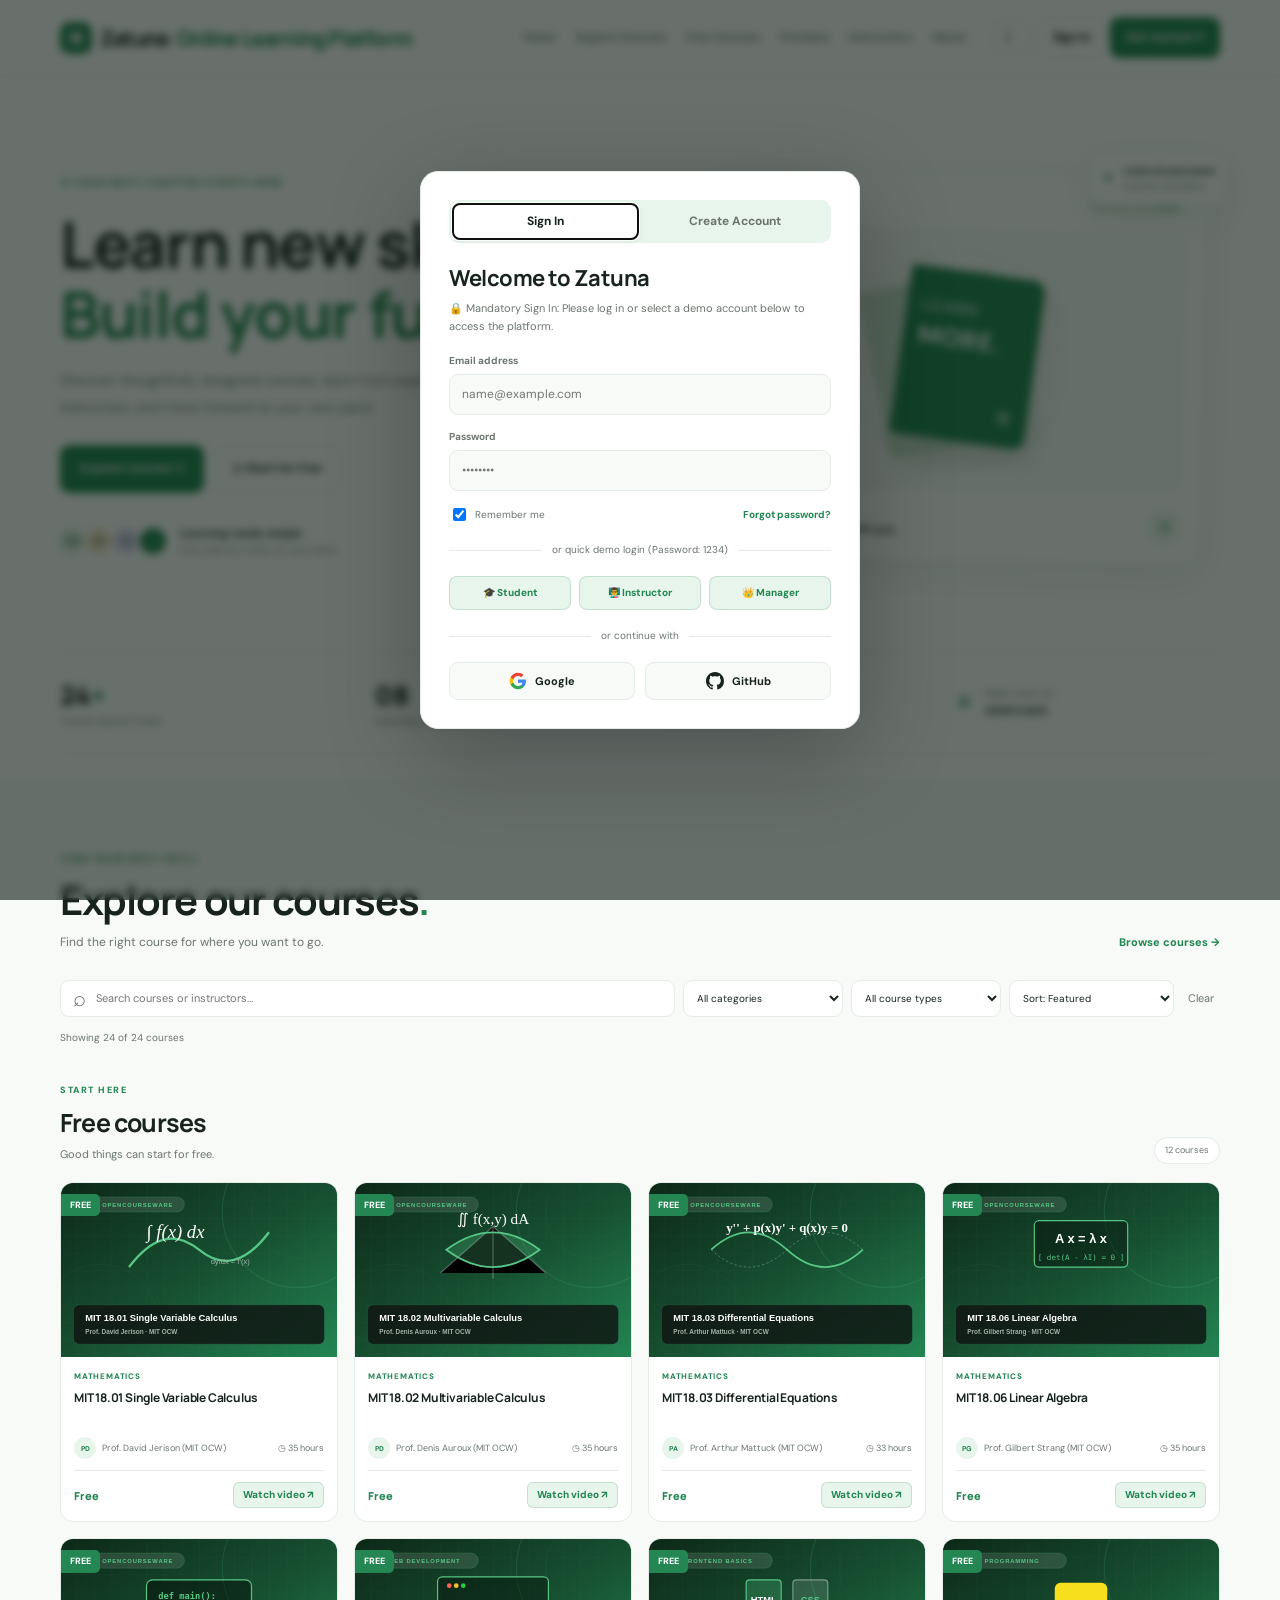
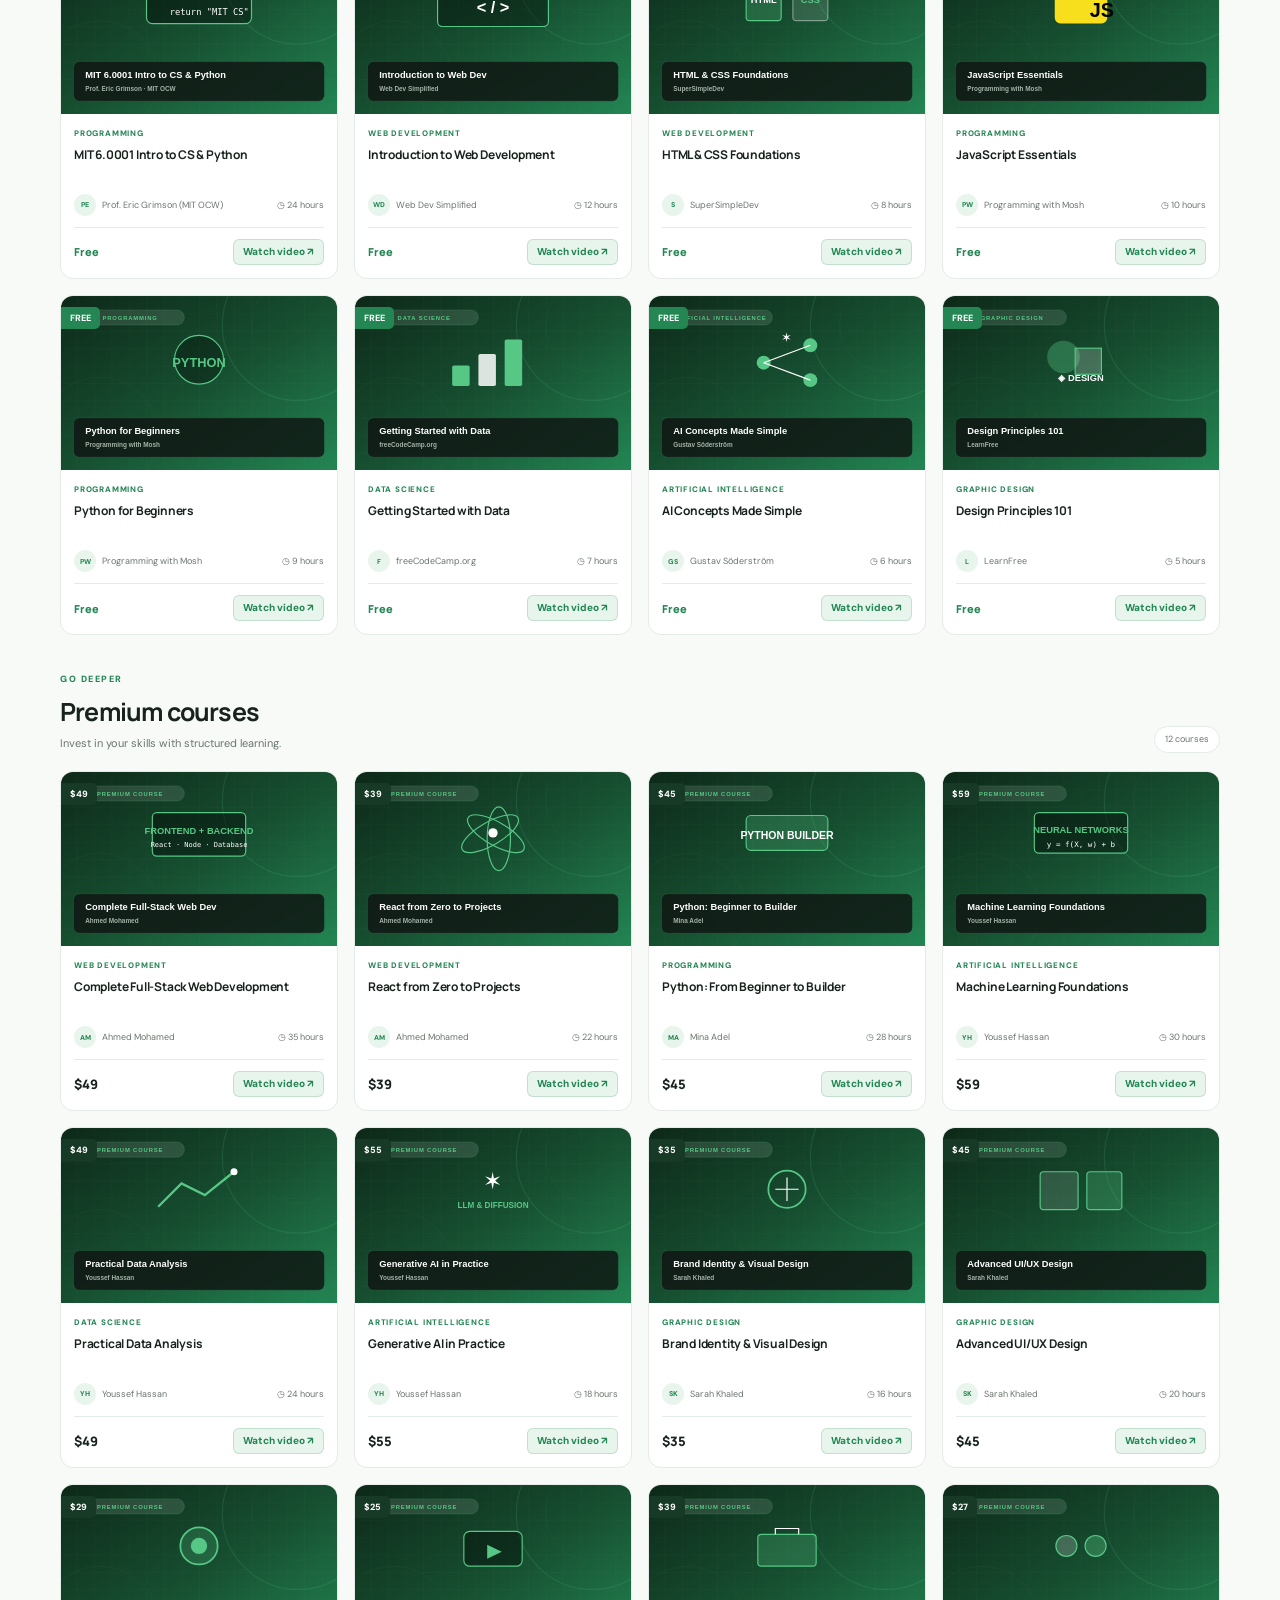
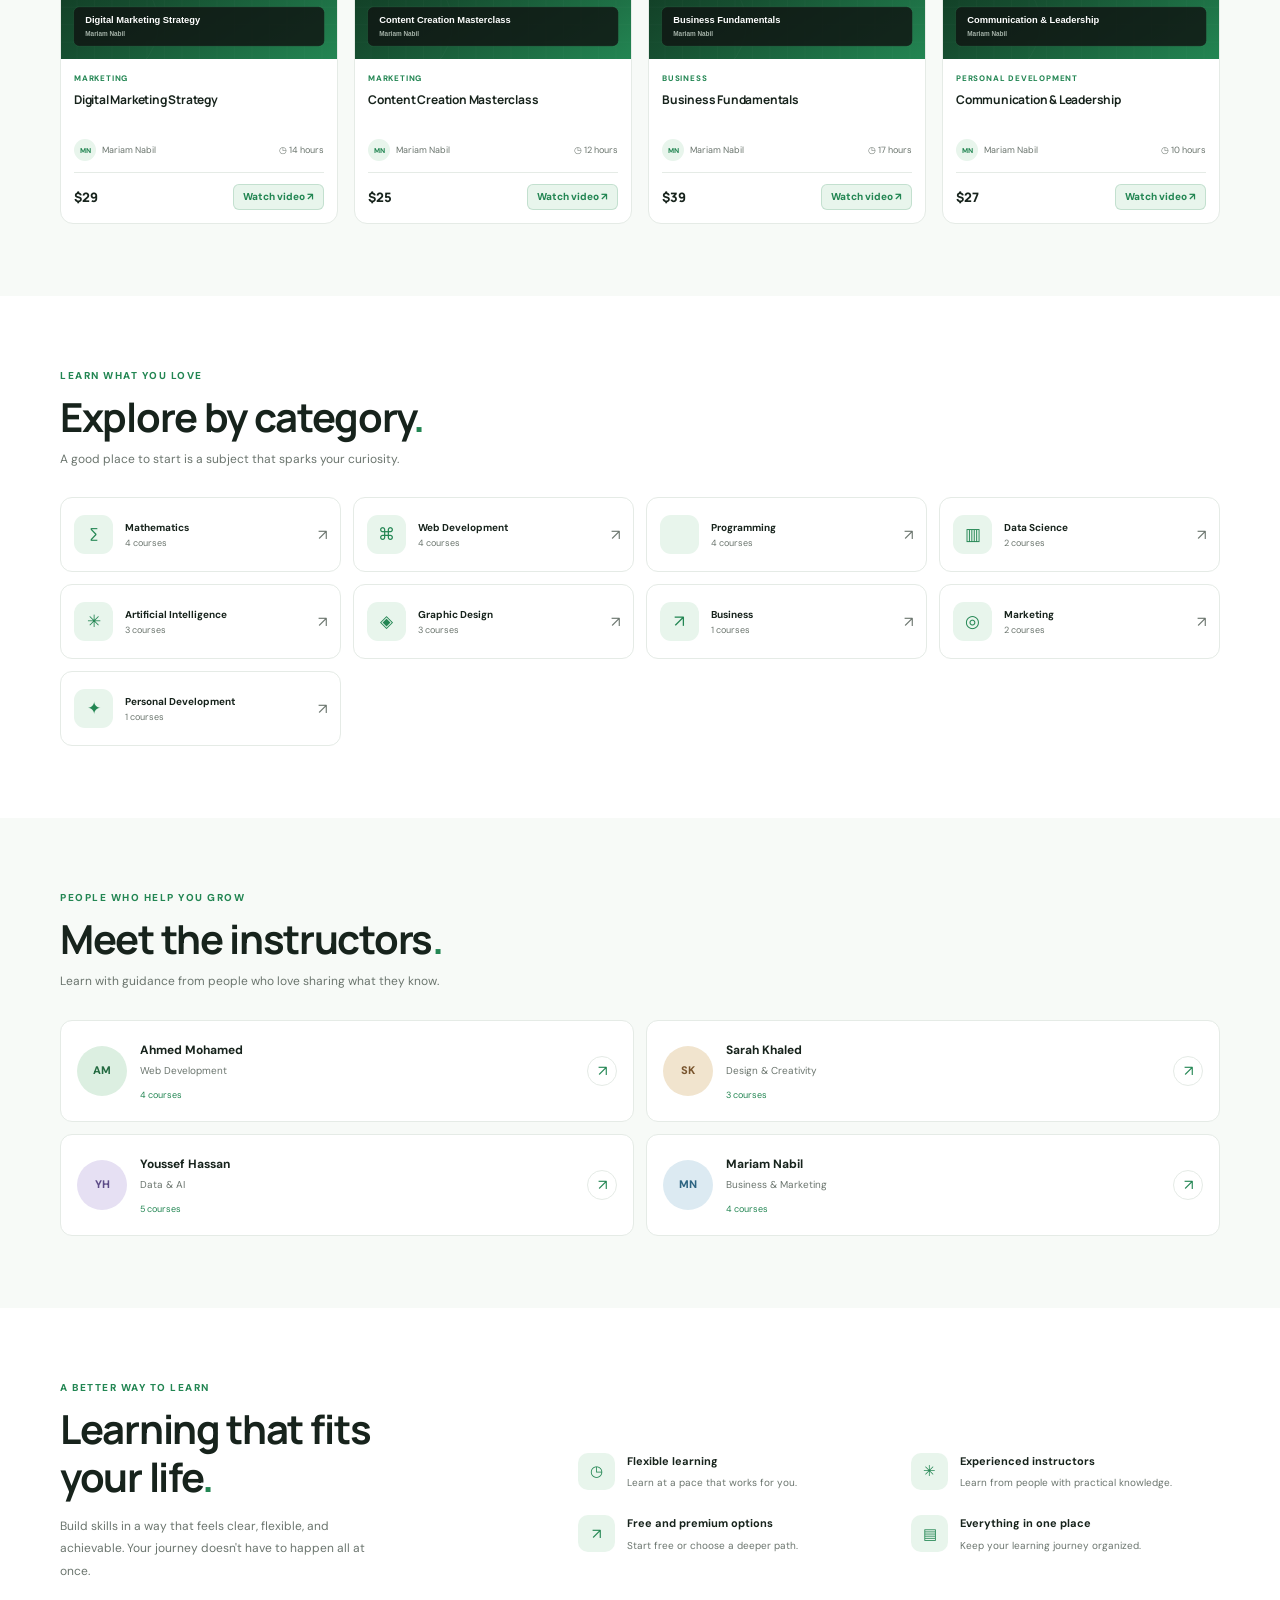
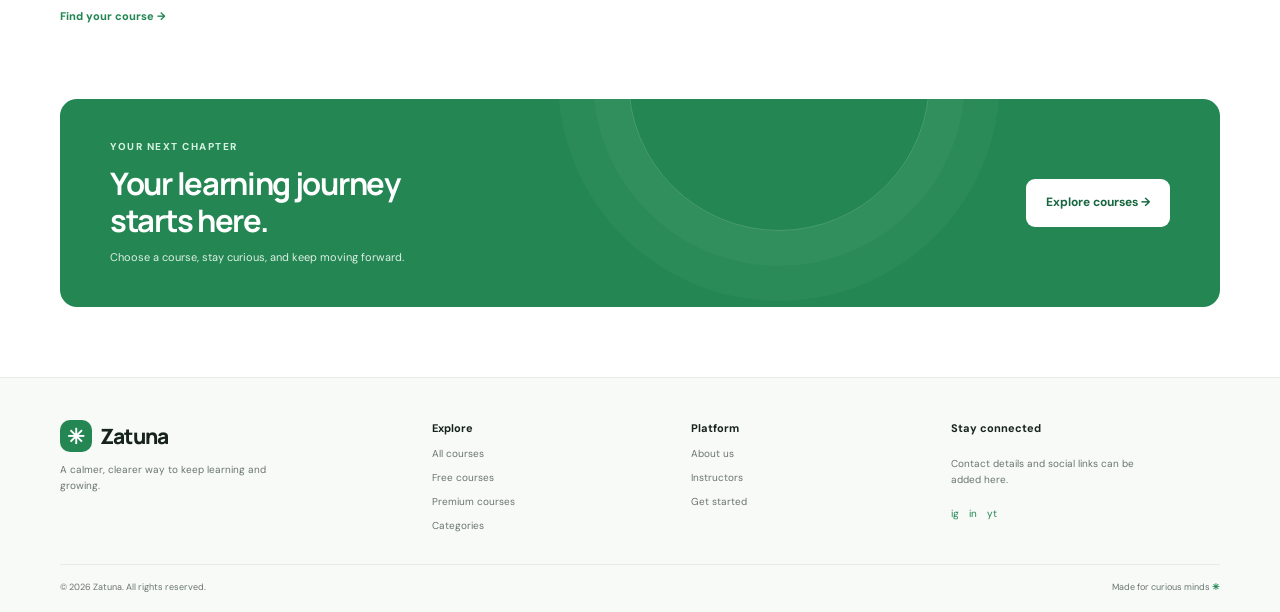
<file: index.html>
<!DOCTYPE html>
<html lang="en">
<head>
    <meta charset="utf-8">
    <meta name="viewport" content="width=device-width, initial-scale=1">

    <title>Zatuna - Online Learning Platform</title>

    <link rel="preconnect" href="https://fonts.googleapis.com">

    <link
        href="https://fonts.googleapis.com/css2?family=DM+Sans:wght@400;500;600;700&family=Manrope:wght@500;600;700;800&display=swap"
        rel="stylesheet"
    >

    <link rel="stylesheet" href="styles.css">
</head>

<body>
    <!-- Header -->
    <header class="header">
        <nav class="nav wrap">
            <a class="brand" href="#home">
                <span class="logo">✳</span>Zatuna<span>Online Learning Platform</span>
            </a>

            <button id="menuBtn" class="menu" aria-label="Toggle menu">
                ☰
            </button>

            <div id="navLinks" class="links">
                <a href="#home">Home</a>
                <a href="#courses">Explore Courses</a>
                <a href="#free-courses">Free Courses</a>
                <a href="#paid-courses">Premium</a>
                <a href="#instructors">Instructors</a>
                <a href="#about">About</a>
            </div>

            <div class="actions">
                <button id="themeBtn" class="theme" aria-label="Toggle theme">
                    ☾
                </button>

                <div id="userActions" class="userActions">
                    <button class="btn ghost auth" id="signinBtn">Sign in</button>
                    <button class="btn primary auth" id="signupBtn">Get started ↗</button>
                </div>
            </div>
        </nav>
    </header>

    <main>
        <!-- Hero Section -->
        <section class="hero wrap" id="home">
            <div>
                <div class="eyebrow">
                    ✳ YOUR NEXT CHAPTER STARTS HERE
                </div>

                <h1>
                    Learn new skills.
                    <br>
                    <em>Build your future.</em>
                </h1>

                <p class="lead">
                    Discover thoughtfully designed courses, learn from
                    experienced instructors, and move forward at your own pace.
                </p>

                <div class="heroBtns">
                    <a class="btn primary big" href="#courses">
                        Explore courses →
                    </a>

                    <a class="btn ghost big" href="#free-courses">
                        ▷ Start for free
                    </a>
                </div>

                <div class="proof">
                    <div class="avatars">
                        <i>AM</i>
                        <i>SK</i>
                        <i>YH</i>
                        <i>+</i>
                    </div>

                    <span>
                        <b>Learning made simple</b>
                        <small>One step at a time, at your pace.</small>
                    </span>
                </div>
            </div>

            <div class="heroArt">
                <div class="float f1">
                    ✦
                    <span>
                        <b>Learn at your pace</b>
                        <small>Anytime, anywhere</small>
                    </span>
                </div>

                <div class="artCard">
                    <div class="artHead">
                        YOUR LEARNING SPACE
                        <span>● OPEN TO LEARN</span>
                    </div>

                    <div class="bookArt">
                        <div class="orbit"></div>
                        <div class="bookBack"></div>

                        <div class="bookFront">
                            LEARN
                            <br>
                            <b>MORE.</b>
                            <small>✳</small>
                        </div>
                    </div>

                    <div class="artFoot">
                        <span>
                            <small>Keep growing</small>
                            <b>Your future self will thank you.</b>
                        </span>

                        <i>↗</i>
                    </div>
                </div>

                <div class="float f2">
                    ✓
                    <span>
                        <b>Small steps count</b>
                        <small>Progress over perfection</small>
                    </span>
                </div>
            </div>
        </section>

        <!-- Statistics -->
        <section class="stats wrap">
            <div>
                <b>24<span>+</span></b>
                <small>Course spaces ready</small>
            </div>

            <div>
                <b>08</b>
                <small>Learning categories</small>
            </div>

            <div>
                <b>04</b>
                <small>Instructor profiles</small>
            </div>

            <div class="statNote">
                ✳
                <span>
                    Make room for
                    <br>
                    <b>what's next.</b>
                </span>
            </div>
        </section>

        <!-- Courses Section -->
        <section id="courses" class="section courses">
            <div class="wrap">
                <div class="sectionHead">
                    <div>
                        <div class="eyebrow">FIND YOUR NEXT SKILL</div>

                        <h2>
                            Explore our courses<span>.</span>
                        </h2>

                        <p>
                            Find the right course for where you want to go.
                        </p>
                    </div>

                    <a class="textLink" href="#free-courses">
                        Browse courses →
                    </a>
                </div>

                <!-- Course Filters -->
                <div class="filters">
                    <label class="search">
                        ⌕
                        <input
                            id="search"
                            placeholder="Search courses or instructors…"
                        >
                    </label>

                    <select id="category">
                        <option value="all">All categories</option>
                    </select>

                    <select id="type">
                        <option value="all">All course types</option>
                        <option value="free">Free courses</option>
                        <option value="paid">Premium courses</option>
                    </select>

                    <select id="sort">
                        <option value="default">Sort: Featured</option>
                        <option value="title">Title: A–Z</option>
                        <option value="duration">Duration: shortest</option>
                        <option value="price-low">Price: low to high</option>
                        <option value="price-high">Price: high to low</option>
                    </select>

                    <button id="clear" class="clear">
                        Clear
                    </button>
                </div>

                <p id="summary" class="summary">
                    Showing all courses
                </p>

                <!-- Free Courses -->
                <div id="free-courses" class="courseGroup">
                    <div class="groupHead">
                        <div>
                            <label>START HERE</label>
                            <h3>Free courses</h3>
                            <p>Good things can start for free.</p>
                        </div>

                        <span id="freeCount" class="count">
                            12 courses
                        </span>
                    </div>

                    <div id="freeGrid" class="grid"></div>
                </div>

                <!-- Premium Courses -->
                <div id="paid-courses" class="courseGroup">
                    <div class="groupHead">
                        <div>
                            <label>GO DEEPER</label>
                            <h3>Premium courses</h3>
                            <p>
                                Invest in your skills with structured learning.
                            </p>
                        </div>

                        <span id="paidCount" class="count">
                            12 courses
                        </span>
                    </div>

                    <div id="paidGrid" class="grid"></div>
                </div>

                <!-- Empty Search Results -->
                <div id="empty" class="empty hidden">
                    <div>⌕</div>
                    <h3>No courses found</h3>

                    <p>
                        Try another search term or clear your filters.
                    </p>

                    <button class="btn primary" id="emptyClear">
                        Clear filters
                    </button>
                </div>
            </div>
        </section>

        <!-- Categories Section -->
        <section class="section wrap" id="categories">
            <div class="sectionHead">
                <div>
                    <div class="eyebrow">LEARN WHAT YOU LOVE</div>

                    <h2>
                        Explore by category<span>.</span>
                    </h2>

                    <p>
                        A good place to start is a subject that sparks
                        your curiosity.
                    </p>
                </div>
            </div>

            <div id="categoryGrid" class="categoryGrid"></div>
        </section>

        <!-- Instructors Section -->
        <section class="section instructors" id="instructors">
            <div class="wrap">
                <div class="sectionHead">
                    <div>
                        <div class="eyebrow">
                            PEOPLE WHO HELP YOU GROW
                        </div>

                        <h2>
                            Meet the instructors<span>.</span>
                        </h2>

                        <p>
                            Learn with guidance from people who love
                            sharing what they know.
                        </p>
                    </div>
                </div>

                <div class="instructorGrid">
                    <article>
                        <i class="av green">AM</i>

                        <div>
                            <b>Ahmed Mohamed</b>
                            <p>Web Development</p>
                            <small>4 courses</small>
                        </div>

                        <a href="#courses">↗</a>
                    </article>

                    <article>
                        <i class="av sand">SK</i>

                        <div>
                            <b>Sarah Khaled</b>
                            <p>Design &amp; Creativity</p>
                            <small>3 courses</small>
                        </div>

                        <a href="#courses">↗</a>
                    </article>

                    <article>
                        <i class="av lilac">YH</i>

                        <div>
                            <b>Youssef Hassan</b>
                            <p>Data &amp; AI</p>
                            <small>5 courses</small>
                        </div>

                        <a href="#courses">↗</a>
                    </article>

                    <article>
                        <i class="av blue">MN</i>

                        <div>
                            <b>Mariam Nabil</b>
                            <p>Business &amp; Marketing</p>
                            <small>4 courses</small>
                        </div>

                        <a href="#courses">↗</a>
                    </article>
                </div>
            </div>
        </section>

        <!-- About and Benefits -->
        <section class="section wrap benefits" id="about">
            <div>
                <div class="eyebrow">A BETTER WAY TO LEARN</div>

                <h2>
                    Learning that fits
                    <br>
                    your life<span>.</span>
                </h2>

                <p>
                    Build skills in a way that feels clear, flexible,
                    and achievable. Your journey doesn't have to happen
                    all at once.
                </p>

                <a class="textLink" href="#courses">
                    Find your course →
                </a>
            </div>

            <div class="benefitGrid">
                <article>
                    <i>◷</i>

                    <span>
                        <b>Flexible learning</b>
                        <small>Learn at a pace that works for you.</small>
                    </span>
                </article>

                <article>
                    <i>✳</i>

                    <span>
                        <b>Experienced instructors</b>
                        <small>
                            Learn from people with practical knowledge.
                        </small>
                    </span>
                </article>

                <article>
                    <i>↗</i>

                    <span>
                        <b>Free and premium options</b>
                        <small>
                            Start free or choose a deeper path.
                        </small>
                    </span>
                </article>

                <article>
                    <i>▤</i>

                    <span>
                        <b>Everything in one place</b>
                        <small>
                            Keep your learning journey organized.
                        </small>
                    </span>
                </article>
            </div>
        </section>

        <!-- Call to Action -->
        <section id="signup" class="wrap cta">
            <div>
                <div class="eyebrow">YOUR NEXT CHAPTER</div>

                <h2>
                    Your learning journey
                    <br>
                    starts here.
                </h2>

                <p>
                    Choose a course, stay curious, and keep moving forward.
                </p>
            </div>

            <a href="#courses" class="btn white big">
                Explore courses →
            </a>
        </section>
    </main>

    <!-- Footer -->
    <footer>
        <div class="wrap footer">
            <div>
                <a class="brand" href="#home">
                    <span class="logo">✳</span>Zatuna<span></span>
                </a>

                <p>
                    A calmer, clearer way to keep learning and growing.
                </p>
            </div>

            <div>
                <b>Explore</b>
                <a href="#courses">All courses</a>
                <a href="#free-courses">Free courses</a>
                <a href="#paid-courses">Premium courses</a>
                <a href="#categories">Categories</a>
            </div>

            <div>
                <b>Platform</b>
                <a href="#about">About us</a>
                <a href="#instructors">Instructors</a>
                <a href="#signup">Get started</a>
            </div>

            <div>
                <b>Stay connected</b>

                <p>
                    Contact details and social links can be added here.
                </p>

                <span class="socials">ig　in　yt</span>
            </div>
        </div>

        <div class="wrap footBottom">
            <span>© 2026 Zatuna. All rights reserved.</span>

            <span>
                Made for curious minds
                <b>✳</b>
            </span>
        </div>
    </footer>

    <!-- Course Dialog -->
    <dialog id="dialog">
        <button id="closeDialog" class="close">×</button>
        <div id="dialogContent"></div>
    </dialog>

    <!-- Authentication Dialog -->
    <dialog id="authDialog" class="authDialog">
        <button id="closeAuthDialog" class="close">×</button>
        <div class="authHeader">
            <div class="authTabs">
                <button type="button" id="tabSignin" class="authTab active">Sign In</button>
                <button type="button" id="tabSignup" class="authTab">Create Account</button>
            </div>
        </div>

        <!-- Sign In Form -->
        <form id="signinForm" class="authForm">
            <h3>Welcome to Zatuna</h3>
            <p class="authSub">🔒 Mandatory Sign In: Please log in or select a demo account below to access the platform.</p>
            
            <label class="inputField">
                <span>Email address</span>
                <input type="email" id="signinEmail" placeholder="name@example.com" required>
            </label>

            <label class="inputField">
                <span>Password</span>
                <input type="password" id="signinPassword" placeholder="••••••••" required>
            </label>

            <div class="authMeta">
                <label class="checkboxLabel">
                    <input type="checkbox" id="rememberMe" checked>
                    <span>Remember me</span>
                </label>
                <a href="#" id="forgotPassword" class="authLink">Forgot password?</a>
            </div>

            <div class="authDivider"><span>or quick demo login (Password: 1234)</span></div>

            <div class="demoAccounts">
                <div class="demoBtns">
                    <button type="button" class="demoBtn" data-email="student@zatuna.com" data-name="Student User" data-role="Student">🎓 Student</button>
                    <button type="button" class="demoBtn" data-email="instructor@zatuna.com" data-name="Instructor User" data-role="Instructor">👨‍🏫 Instructor</button>
                    <button type="button" class="demoBtn" data-email="manager@zatuna.com" data-name="Manager User" data-role="Manager">👑 Manager</button>
                </div>
            </div>

            <div class="authDivider"><span>or continue with</span></div>

            <div class="socialBtns">
                <button type="button" class="socialBtn" id="googleLogin">
                    <svg width="18" height="18" viewBox="0 0 24 24"><path fill="#4285F4" d="M22.56 12.25c0-.78-.07-1.53-.2-2.25H12v4.26h5.92c-.26 1.37-1.04 2.53-2.21 3.31v2.77h3.57c2.08-1.92 3.28-4.74 3.28-8.09z"/><path fill="#34A853" d="M12 23c2.97 0 5.46-.98 7.28-2.66l-3.57-2.77c-.98.66-2.23 1.06-3.71 1.06-2.86 0-5.29-1.93-6.16-4.53H2.18v2.84C3.99 20.53 7.7 23 12 23z"/><path fill="#FBBC05" d="M5.84 14.09c-.22-.66-.35-1.36-.35-2.09s.13-1.43.35-2.09V7.06H2.18C1.43 8.55 1 10.22 1 12s.43 3.45 1.18 4.94l2.85-2.22.81-.63z"/><path fill="#EA4335" d="M12 5.38c1.62 0 3.06.56 4.21 1.64l3.15-3.15C17.45 2.09 14.97 1 12 1 7.7 1 3.99 3.47 2.18 7.06l3.66 2.84c.87-2.6 3.3-4.52 6.16-4.52z"/></svg>
                    Google
                </button>
                <button type="button" class="socialBtn" id="githubLogin">
                    <svg width="18" height="18" viewBox="0 0 24 24" fill="currentColor"><path d="M12 0C5.37 0 0 5.37 0 12c0 5.31 3.435 9.795 8.205 11.385.6.105.825-.255.825-.57 0-.285-.015-1.23-.015-2.235-3.015.555-3.795-.735-4.035-1.41-.135-.345-.72-1.41-1.23-1.695-.42-.225-1.02-.78-.015-.795.945-.015 1.62.87 1.845 1.23 1.08 1.815 2.805 1.305 3.495.99.105-.78.42-1.305.765-1.605-2.67-.3-5.46-1.335-5.46-5.925 0-1.305.465-2.385 1.23-3.225-.12-.3-.54-1.53.12-3.18 0 0 1.005-.315 3.3 1.23.96-.27 1.98-.405 3-.405s2.04.135 3 .405c2.295-1.56 3.3-1.23 3.3-1.23.66 1.65.24 2.88.12 3.18.765.84 1.23 1.905 1.23 3.225 0 4.605-2.805 5.625-5.475 5.925.435.375.81 1.095.81 2.22 0 1.605-.015 2.895-.015 3.3 0 .315.225.69.825.57A12.02 12.02 0 0024 12c0-6.63-5.37-12-12-12z"/></svg>
                    GitHub
                </button>
            </div>
        </form>

        <!-- Sign Up Form -->
        <form id="signupForm" class="authForm hidden">
            <h3>Create your account</h3>
            <p class="authSub">Start learning with free and premium courses.</p>
            
            <label class="inputField">
                <span>Full Name</span>
                <input type="text" id="signupName" placeholder="e.g. Omar Ahmed" required>
            </label>

            <label class="inputField">
                <span>Email address</span>
                <input type="email" id="signupEmail" placeholder="name@example.com" required>
            </label>

            <label class="inputField">
                <span>Password</span>
                <input type="password" id="signupPassword" placeholder="At least 6 characters" required minlength="6">
            </label>

            <button type="submit" class="btn primary big fullWidth">Create Account →</button>
        </form>
    </dialog>

    <!-- Toast Notification -->
    <div id="toast" class="toast"></div>

    <!-- JavaScript Files -->
    <script src="courses.js"></script>
    <script src="app.js"></script>
</body>
</html>
</file>
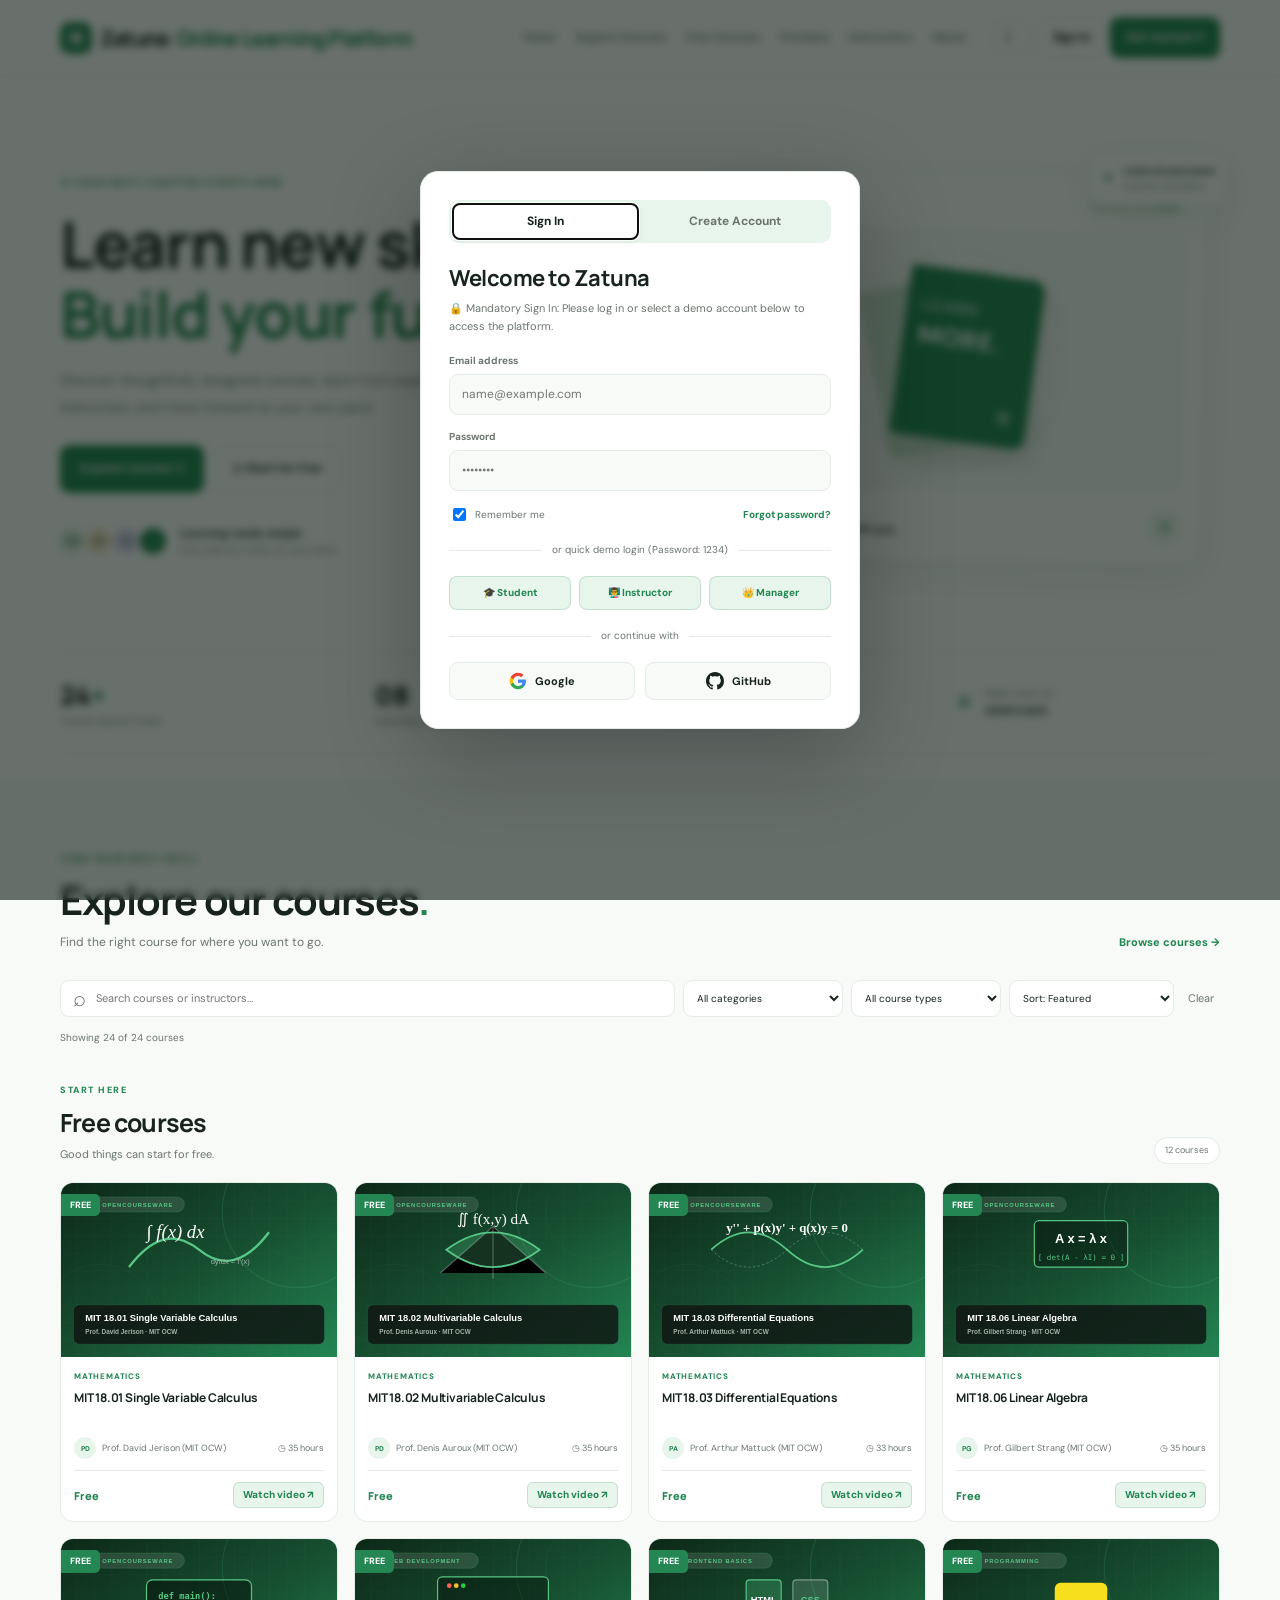
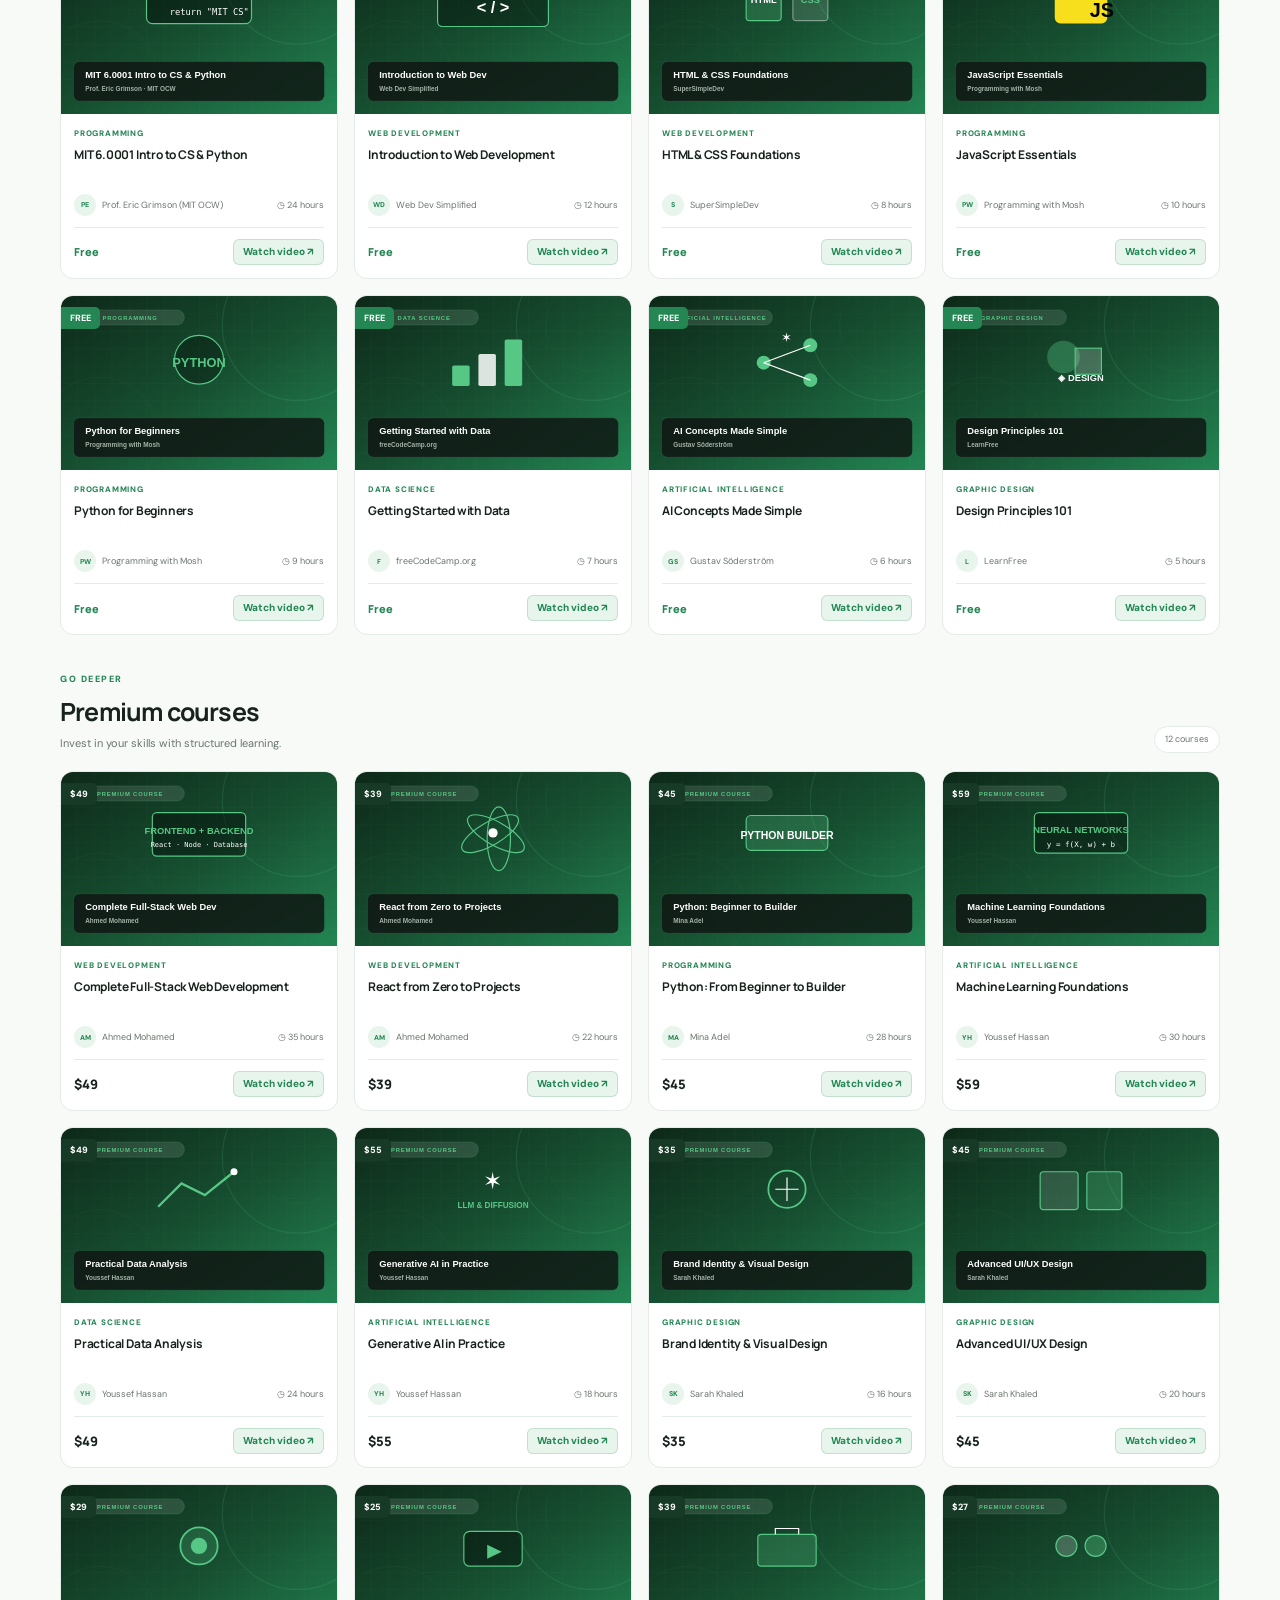
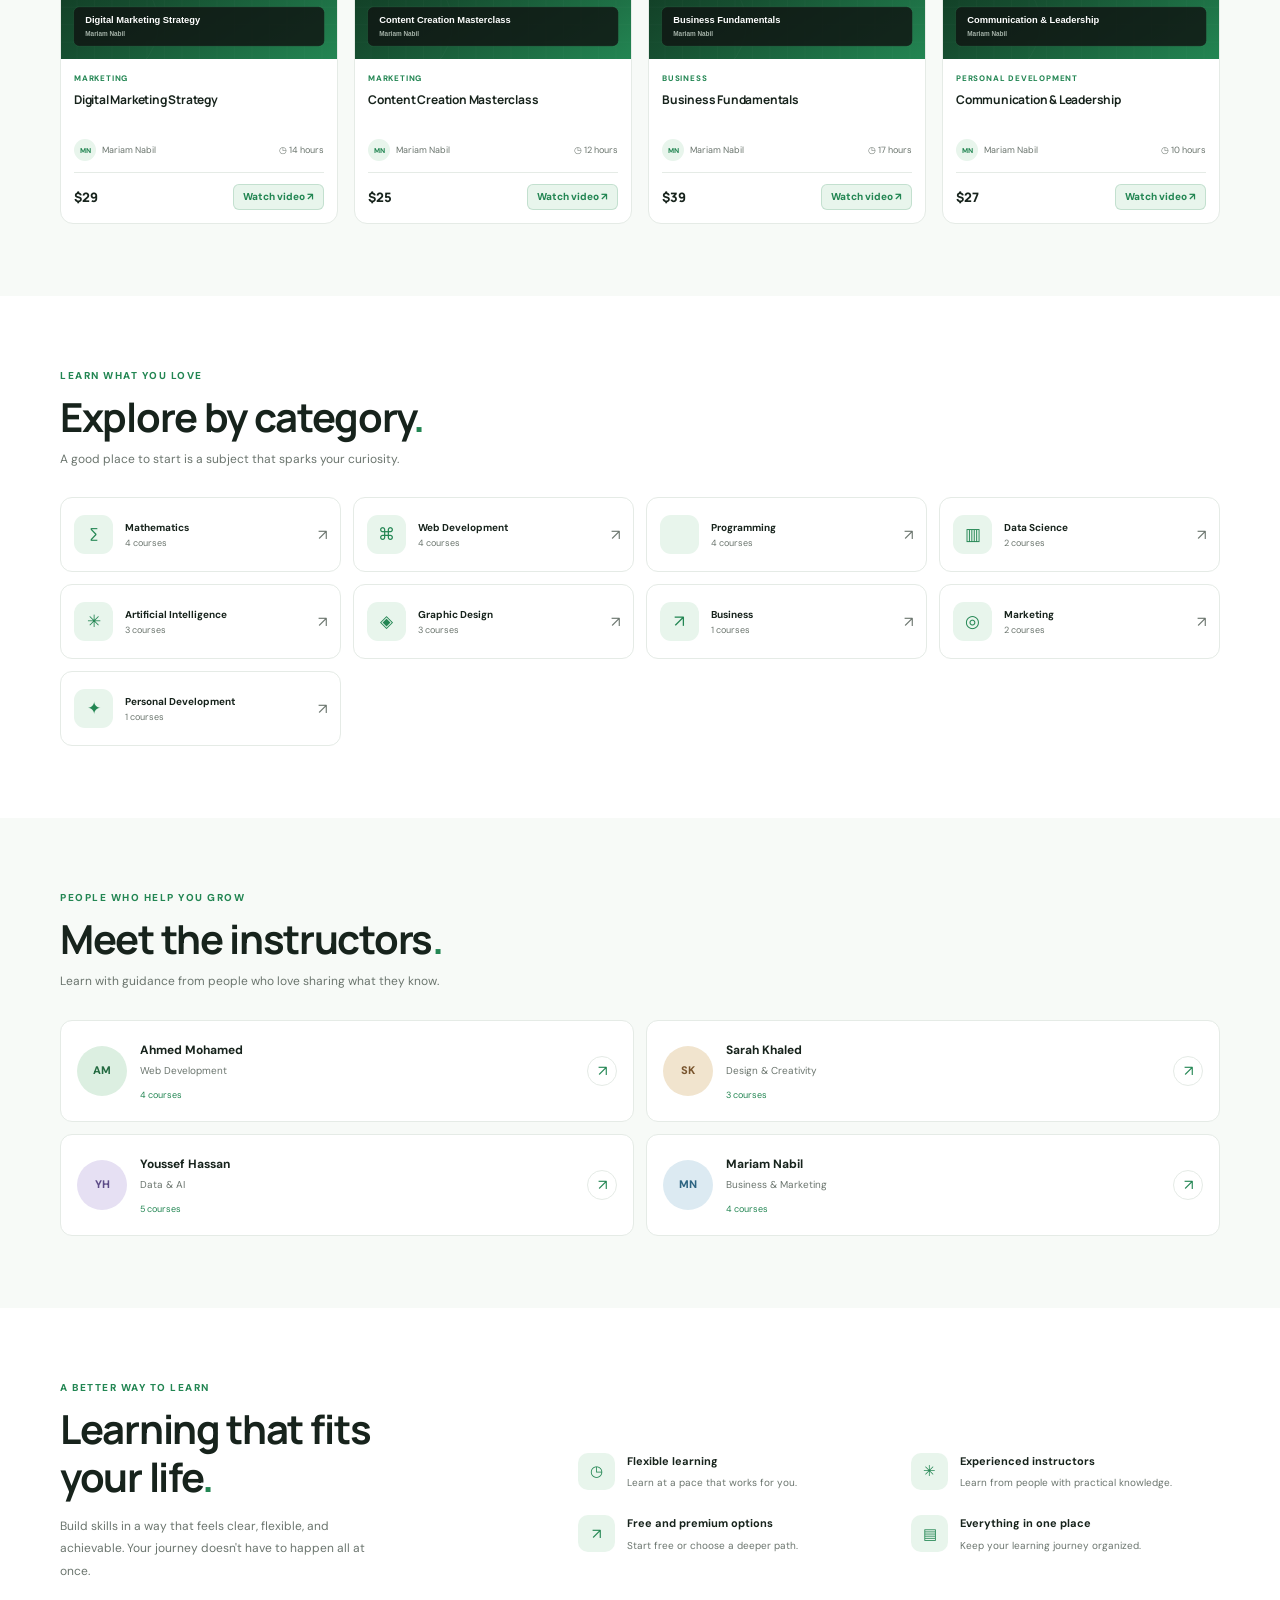
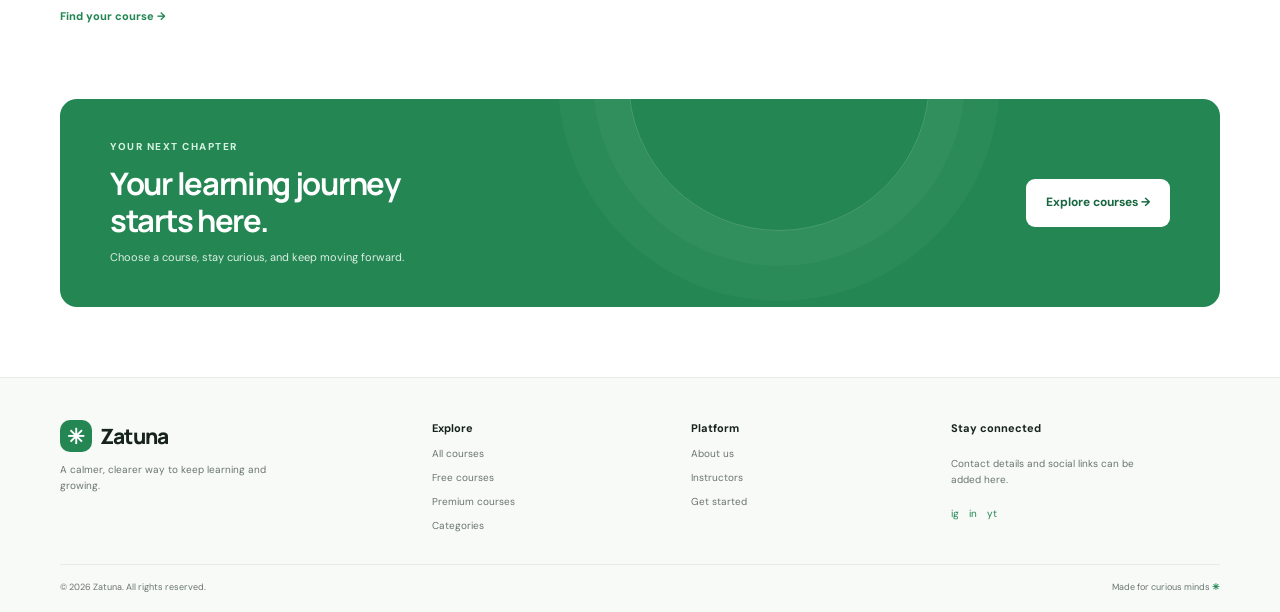
<file: dashboard.html>
<!DOCTYPE html>
<html lang="en">
<head>
  <meta charset="utf-8">
  <meta name="viewport" content="width=device-width, initial-scale=1">
  <title>Zatuna – Dashboard</title>
  <link rel="preconnect" href="https://fonts.googleapis.com">
  <link href="https://fonts.googleapis.com/css2?family=DM+Sans:wght@400;500;600;700&family=Manrope:wght@500;600;700;800&display=swap" rel="stylesheet">
  <link rel="stylesheet" href="styles.css">
  <link rel="stylesheet" href="dashboard.css">
</head>
<body class="dash-body">

  <!-- SIDEBAR -->
  <aside class="dash-sidebar" id="sidebar">
    <div class="sidebar-brand">
      <a href="index.html" class="brand-link" title="Back to Homepage">
        <span class="logo">✳</span>
        <span class="brand-name">Zatuna</span>
      </a>
      <button class="sidebar-close" id="sidebarClose" aria-label="Close sidebar">✕</button>
    </div>
    <nav class="sidebar-nav" id="sidebarNav"></nav>
    <div class="sidebar-footer">
      <div class="sidebar-user" id="sidebarUser"></div>
    </div>
  </aside>

  <!-- OVERLAY for mobile -->
  <div class="sidebar-overlay" id="sidebarOverlay"></div>

  <!-- MAIN AREA -->
  <div class="dash-main" id="dashMain">

    <!-- TOP NAVBAR -->
    <header class="dash-topbar">
      <div class="topbar-left">
        <button class="topbar-hamburger" id="topbarHamburger" aria-label="Toggle sidebar">☰</button>
        <h1 class="topbar-title" id="topbarTitle">Dashboard</h1>
      </div>
      <div class="topbar-right">
        <button class="topbar-icon-btn notif-btn" id="notifBtn" aria-label="Notifications">
          🔔<span class="notif-badge" id="notifBadge">3</span>
        </button>

        <div class="topbar-profile" id="topbarProfile">
          <div class="topbar-avatar" id="topbarAvatar"></div>
          <button class="topbar-dots" id="dotsMenuBtn" aria-label="Options">⋮</button>
          <div class="dots-dropdown hidden" id="dotsDropdown">
            <a href="#" class="dots-item" data-action="profile">👤 My Profile</a>
            <a href="#" class="dots-item" data-action="settings">⚙️ Account Settings</a>
            <a href="#" class="dots-item" data-action="notif-settings">🔔 Notifications Settings</a>
            <a href="#" class="dots-item" data-action="help">❓ Help Center</a>
            <a href="#" class="dots-item" data-action="privacy">🔒 Privacy & Security</a>
            <div class="dots-divider"></div>
            <a href="#" class="dots-item danger" data-action="logout">🚪 Logout</a>
          </div>
        </div>
      </div>
    </header>

    <!-- NOTIFICATIONS PANEL -->
    <div class="notif-panel hidden" id="notifPanel">
      <div class="notif-panel-head">
        <b>Notifications</b>
        <button id="notifClear" class="notif-clear-btn">Mark all read</button>
      </div>
      <div class="notif-list" id="notifList"></div>
    </div>

    <!-- CONTENT SECTIONS -->
    <div class="dash-content" id="dashContent"></div>

  </div>

  <!-- TOAST -->
  <div id="toast" class="toast"></div>

  <!-- CONFIRM DIALOG -->
  <dialog id="confirmDialog" class="confirm-dialog">
    <h3 id="confirmTitle">Confirm Action</h3>
    <p id="confirmMsg"></p>
    <div class="confirm-btns">
      <button class="btn ghost" id="confirmCancel">Cancel</button>
      <button class="btn danger-btn" id="confirmOk">Confirm</button>
    </div>
  </dialog>

  <script src="courses.js"></script>
  <script src="dashboard.js"></script>
</body>
</html>
</file>
<file: styles.css>
* {
    box-sizing: border-box;
}

:root {
    --bg: #fff;
    --soft: #f7faf7;
    --card: #fff;
    --text: #17231c;
    --muted: #6b756e;
    --green: #238653;
    --darkgreen: #17663f;
    --pale: #e8f5ec;
    --border: #e5ebe6;
    --shadow: 0 12px 35px #1b3e2712;
    --header: #ffffffed;
}

html[data-theme=dark] {
    color-scheme: dark;
    --bg: #101713;
    --soft: #151e18;
    --card: #19241d;
    --text: #f0f5f1;
    --muted: #a5b3a9;
    --green: #56c785;
    --darkgreen: #2d9d60;
    --pale: #20392a;
    --border: #29382e;
    --shadow: 0 12px 35px #0003;
    --header: #101713ed;
}

html {
    scroll-behavior: smooth;
    scroll-padding-top: 85px;
}

body {
    margin: 0;
    background: var(--bg);
    color: var(--text);
    font: 15px/1.6 "DM Sans", sans-serif;
    transition: background .2s, color .2s;
}

a {
    color: inherit;
    text-decoration: none;
}

button,
input,
select {
    font: inherit;
}

button {
    cursor: pointer;
}

.wrap {
    width: min(1160px, calc(100% - 44px));
    margin: auto;
}

.header {
    height: 76px;
    position: sticky;
    top: 0;
    z-index: 10;
    background: var(--header);
    backdrop-filter: blur(15px);
    border-bottom: 1px solid var(--border);
}

.nav {
    height: 100%;
    display: flex;
    align-items: center;
    gap: 26px;
}

.brand {
    display: inline-flex;
    align-items: center;
    gap: 8px;
    font: 800 21px Manrope, sans-serif;
    letter-spacing: -.8px;
    white-space: nowrap;
}

.brand > span:last-child {
    color: var(--green);
}

.logo {
    width: 32px;
    height: 32px;
    border-radius: 10px;
    background: var(--green);
    color: white;
    display: grid;
    place-items: center;
}

.links {
    display: flex;
    gap: 20px;
    margin-left: auto;
}

.links a {
    font-size: 11px;
    font-weight: 700;
    color: var(--muted);
}

.links a:hover {
    color: var(--green);
}

.actions {
    display: flex;
    gap: 8px;
    align-items: center;
}

.btn {
    display: inline-flex;
    align-items: center;
    justify-content: center;
    gap: 10px;
    padding: 10px 15px;
    border: 1px solid transparent;
    border-radius: 9px;
    font-size: 12px;
    font-weight: 700;
    transition: .2s;
}

.btn:hover {
    transform: translateY(-2px);
}

.primary {
    background: var(--green);
    color: white;
}

.primary:hover {
    background: var(--darkgreen);
}

.ghost {
    background: var(--card);
    border-color: var(--border);
}

.ghost:hover {
    border-color: var(--green);
    color: var(--green);
}

.big {
    padding: 13px 19px;
}

.theme,
.menu {
    border: 1px solid var(--border);
    background: var(--card);
    color: var(--text);
    border-radius: 9px;
    width: 37px;
    height: 37px;
}

.menu {
    display: none;
}

.hero {
    padding-top: 70px;
    padding-bottom: 65px;
    display: grid;
    grid-template-columns: 1fr .92fr;
    gap: 65px;
    align-items: center;
    min-height: 560px;
}

.eyebrow {
    font-size: 10px;
    letter-spacing: 1.5px;
    font-weight: 800;
    color: var(--green);
}

h1,
h2,
h3 {
    font-family: Manrope, sans-serif;
    letter-spacing: -1.3px;
}

h1 {
    font-size: clamp(42px, 5.2vw, 64px);
    line-height: 1.1;
    margin: 18px 0;
}

h1 em {
    color: var(--green);
    font-style: normal;
}

.lead {
    color: var(--muted);
    max-width: 450px;
    font-size: 14px;
    line-height: 1.9;
}

.heroBtns {
    display: flex;
    gap: 10px;
    flex-wrap: wrap;
    margin-top: 25px;
}

.proof {
    display: flex;
    align-items: center;
    gap: 12px;
    margin-top: 32px;
}

.avatars {
    display: flex;
}

.avatars i {
    font-style: normal;
    font-size: 8px;
    font-weight: 800;
    background: #d7eadc;
    color: #245d3b;
    border: 2px solid var(--bg);
    width: 30px;
    height: 30px;
    border-radius: 50%;
    display: grid;
    place-items: center;
    margin-left: -3px;
}

.avatars i:nth-child(2) {
    background: #f3e2c7;
}

.avatars i:nth-child(3) {
    background: #dcd7ef;
}

.avatars i:nth-child(4) {
    background: var(--green);
    color: white;
}

.proof b,
.proof small {
    display: block;
}

.proof b {
    font-size: 11px;
}

.proof small {
    font-size: 10px;
    color: var(--muted);
}

.heroArt {
    position: relative;
    padding: 25px 15px;
}

.artCard {
    position: relative;
    background: var(--card);
    border: 1px solid var(--border);
    border-radius: 20px;
    padding: 20px;
    box-shadow: var(--shadow);
    transform: rotate(1deg);
}

.artHead {
    display: flex;
    justify-content: space-between;
    font-size: 8px;
    letter-spacing: 1px;
    color: var(--muted);
    font-weight: 800;
}

.artHead span {
    color: var(--green);
    background: var(--pale);
    padding: 4px 7px;
    border-radius: 20px;
}

.bookArt {
    height: 260px;
    margin: 17px 0;
    background: var(--soft);
    border-radius: 13px;
    display: grid;
    place-items: center;
    position: relative;
    overflow: hidden;
}

.orbit {
    width: 220px;
    height: 220px;
    border: 1px solid #23865330;
    border-radius: 50%;
    position: absolute;
}

.bookBack,
.bookFront {
    position: absolute;
    width: 135px;
    height: 170px;
    border-radius: 5px 12px 12px 5px;
    box-shadow: 8px 13px 25px #133d251c;
}

.bookBack {
    background: #c9dfce;
    transform: translate(-17px, 4px) rotate(-12deg);
}

.bookFront {
    background: var(--green);
    color: white;
    padding: 27px 15px;
    font-size: 17px;
    line-height: 1.4;
    transform: translate(10px, -3px) rotate(7deg);
    letter-spacing: 1px;
}

.bookFront b {
    font-size: 25px;
}

.bookFront small {
    position: absolute;
    bottom: 12px;
    right: 14px;
    font-size: 22px;
}

.artFoot {
    display: flex;
    justify-content: space-between;
    align-items: center;
}

.artFoot small,
.artFoot b {
    display: block;
}

.artFoot small {
    color: var(--muted);
    font-size: 9px;
}

.artFoot b {
    font-size: 11px;
}

.artFoot i {
    font-style: normal;
    background: var(--pale);
    color: var(--green);
    border-radius: 50%;
    width: 34px;
    height: 34px;
    display: grid;
    place-items: center;
}

.float {
    position: absolute;
    z-index: 2;
    background: var(--card);
    border: 1px solid var(--border);
    border-radius: 12px;
    padding: 12px;
    box-shadow: var(--shadow);
    display: flex;
    align-items: center;
    gap: 9px;
    color: var(--green);
}

.float span {
    color: var(--text);
}

.float b,
.float small {
    display: block;
}

.float b {
    font-size: 10px;
}

.float small {
    font-size: 9px;
    color: var(--muted);
}

.f1 {
    right: -8px;
    top: 4px;
}

.f2 {
    left: -8px;
    bottom: 5px;
}

.stats {
    display: grid;
    grid-template-columns: repeat(4, 1fr);
    border-block: 1px solid var(--border);
    padding: 24px 0;
}

.stats > div {
    border-right: 1px solid var(--border);
    padding: 0 25px;
    display: flex;
    flex-direction: column;
}

.stats > div:first-child {
    padding-left: 0;
}

.stats > div:last-child {
    border: 0;
}

.stats b {
    font: 800 26px Manrope;
}

.stats b span,
.sectionHead h2 span,
.benefits h2 span {
    color: var(--green);
}

.stats small {
    font-size: 10px;
    color: var(--muted);
}

.statNote {
    flex-direction: row !important;
    align-items: center;
    gap: 12px;
    color: var(--green);
    font-size: 22px;
}

.statNote span {
    font-size: 10px;
    color: var(--muted);
}

.statNote b {
    font-size: 11px;
    color: var(--text);
}

.section {
    padding: 72px 0;
}

.courses {
    background: var(--soft);
    margin-top: 25px;
}

.sectionHead {
    display: flex;
    align-items: flex-end;
    justify-content: space-between;
    gap: 20px;
    margin-bottom: 28px;
}

.sectionHead h2,
.benefits h2 {
    font-size: clamp(29px, 3.5vw, 40px);
    line-height: 1.2;
    margin: 9px 0;
}

.sectionHead p,
.benefits > div:first-child > p {
    font-size: 12px;
    color: var(--muted);
    margin: 0;
}

.textLink {
    font-size: 11px;
    font-weight: 800;
    color: var(--green);
    white-space: nowrap;
}

.filters {
    display: grid;
    grid-template-columns: minmax(200px, 1fr) 160px 150px 165px auto;
    gap: 8px;
}

.search {
    display: flex;
    align-items: center;
    gap: 8px;
    background: var(--card);
    border: 1px solid var(--border);
    border-radius: 9px;
    padding: 0 12px;
    font-size: 22px;
    color: var(--muted);
}

.search input {
    min-width: 0;
    width: 100%;
    border: 0;
    outline: 0;
    background: transparent;
    color: var(--text);
    font-size: 11px;
}

.filters select {
    min-width: 0;
    width: 100%;
    border: 1px solid var(--border);
    background: var(--card);
    color: var(--text);
    border-radius: 9px;
    padding: 0 9px;
    font-size: 10px;
}

.clear {
    background: none;
    border: 0;
    color: var(--muted);
    font-size: 11px;
}

.summary {
    font-size: 10px;
    color: var(--muted);
    margin: 13px 0 25px;
}

.courseGroup {
    margin-top: 30px;
}

.groupHead {
    display: flex;
    align-items: flex-end;
    justify-content: space-between;
    margin-bottom: 18px;
}

.groupHead label {
    font-size: 9px;
    color: var(--green);
    font-weight: 800;
    letter-spacing: 1.5px;
}

.groupHead h3 {
    font-size: 25px;
    margin: 3px 0;
    letter-spacing: -.8px;
}

.groupHead p {
    font-size: 11px;
    color: var(--muted);
    margin: 0;
}

.count {
    border: 1px solid var(--border);
    background: var(--card);
    color: var(--muted);
    border-radius: 20px;
    padding: 5px 10px;
    font-size: 9px;
}

.grid {
    display: grid;
    grid-template-columns: repeat(4, minmax(0, 1fr));
    gap: 16px;
}

.course {
    background: var(--card);
    border: 1px solid var(--border);
    border-radius: 13px;
    overflow: hidden;
    display: flex;
    flex-direction: column;
    transition: .2s;
    min-width: 0;
    cursor: pointer;
}

.course:hover {
    transform: translateY(-4px);
    box-shadow: var(--shadow);
    border-color: #23865360;
}

.courseImage {
    aspect-ratio: 1.58;
    background: var(--pale);
    position: relative;
    display: grid;
    place-items: center;
    overflow: hidden;
}

.courseImage img {
    width: 100%;
    height: 100%;
    object-fit: cover;
}

.placeholder {
    position: absolute;
    inset: 0;
    display: flex;
    flex-direction: column;
    justify-content: center;
    align-items: center;
    gap: 7px;
    background: linear-gradient(135deg, var(--pale), var(--soft));
    color: var(--green);
    text-align: center;
}

.placeholder .pic {
    font-size: 26px;
}

.placeholder b {
    font: 700 10px Manrope;
    letter-spacing: 1px;
}

.placeholder small {
    font-size: 8px;
    color: var(--muted);
}

.ribbon {
    position: absolute;
    left: 0;
    top: 11px;
    background: var(--green);
    color: white;
    border-radius: 0 5px 5px 0;
    padding: 4px 9px;
    font-size: 9px;
    font-weight: 800;
}

.ribbon.paid {
    background: #173a26;
}

.courseBody {
    padding: 13px;
    display: flex;
    flex-direction: column;
    flex: 1;
}

.cat {
    font-size: 8px;
    color: var(--green);
    font-weight: 800;
    letter-spacing: .8px;
    text-transform: uppercase;
}

.course h4 {
    font: 700 12px/1.5 Manrope;
    letter-spacing: -.2px;
    margin: 6px 0 12px;
    min-height: 36px;
}

.meta {
    display: flex;
    align-items: center;
    justify-content: space-between;
    gap: 5px;
    border-bottom: 1px solid var(--border);
    padding-bottom: 11px;
    color: var(--muted);
    font-size: 9px;
}

.teacher {
    display: flex;
    align-items: center;
    gap: 6px;
    min-width: 0;
}

.teacher i {
    font-style: normal;
    width: 22px;
    height: 22px;
    border-radius: 50%;
    background: var(--pale);
    color: var(--green);
    display: grid;
    place-items: center;
    font-size: 7px;
    font-weight: 800;
    flex-shrink: 0;
}

.teacher span {
    white-space: nowrap;
    overflow: hidden;
    text-overflow: ellipsis;
}

.duration {
    white-space: nowrap;
}

.courseFoot {
    display: flex;
    justify-content: space-between;
    align-items: center;
    padding-top: 11px;
    margin-top: auto;
    gap: 5px;
}

.price {
    font: 800 13px Manrope;
}

.price.free {
    color: var(--green);
    font-size: 11px;
}

.details,
.watchLink {
    background: var(--pale);
    border: 1px solid #23865330;
    color: var(--green);
    border-radius: 6px;
    padding: 4px 9px;
    font-size: 10px;
    font-weight: 800;
    transition: .2s;
    text-decoration: none;
    display: inline-flex;
    align-items: center;
}

.watchLink:hover {
    background: var(--green);
    color: white;
    border-color: var(--green);
}

.paidGroup {
    margin-top: 58px;
}

.empty {
    text-align: center;
    padding: 45px;
    border: 1px dashed var(--border);
    border-radius: 14px;
    background: var(--card);
}

.empty > div {
    font-size: 30px;
    color: var(--green);
}

.empty p {
    color: var(--muted);
    font-size: 12px;
}

.hidden {
    display: none !important;
}

.categoryGrid {
    display: grid;
    grid-template-columns: repeat(4, 1fr);
    gap: 12px;
}

.categoryCard {
    display: flex;
    align-items: center;
    gap: 12px;
    text-align: left;
    border: 1px solid var(--border);
    background: var(--card);
    color: var(--text);
    border-radius: 12px;
    padding: 17px 13px;
    transition: .2s;
}

.categoryCard:hover,
.categoryCard.selected {
    border-color: var(--green);
    transform: translateY(-2px);
}

.catIcon {
    width: 39px;
    height: 39px;
    border-radius: 11px;
    background: var(--pale);
    color: var(--green);
    display: grid;
    place-items: center;
    font-size: 17px;
    flex-shrink: 0;
}

.categoryCard b,
.categoryCard small {
    display: block;
}

.categoryCard b {
    font-size: 10px;
}

.categoryCard small {
    font-size: 9px;
    color: var(--muted);
}

.categoryCard > span:last-child {
    margin-left: auto;
    color: var(--muted);
}

.instructors {
    background: var(--soft);
}

.instructorGrid {
    display: grid;
    grid-template-columns: repeat(2, 1fr);
    gap: 12px;
}

.instructorGrid article {
    display: flex;
    align-items: center;
    gap: 13px;
    padding: 16px;
    border: 1px solid var(--border);
    background: var(--card);
    border-radius: 12px;
}

.av {
    width: 50px;
    height: 50px;
    display: grid;
    place-items: center;
    border-radius: 50%;
    font-style: normal;
    font-size: 11px;
    font-weight: 800;
    flex-shrink: 0;
}

.green {
    background: #dcefe1;
    color: #236a40;
}

.sand {
    background: #f1e4ce;
    color: #78542d;
}

.lilac {
    background: #e6e0f3;
    color: #5c4b87;
}

.blue {
    background: #dceaf2;
    color: #2d6481;
}

.instructorGrid b {
    font-size: 12px;
}

.instructorGrid p {
    font-size: 10px;
    color: var(--muted);
    margin: 2px 0;
}

.instructorGrid small {
    font-size: 9px;
    color: var(--green);
}

.instructorGrid a {
    margin-left: auto;
    border: 1px solid var(--border);
    color: var(--green);
    border-radius: 50%;
    width: 30px;
    height: 30px;
    display: grid;
    place-items: center;
}

.benefits {
    display: grid;
    grid-template-columns: .8fr 1.2fr;
    gap: 90px;
    align-items: center;
}

.benefits > div:first-child > p {
    line-height: 1.9;
    max-width: 330px;
    margin: 14px 0 20px;
}

.benefitGrid {
    display: grid;
    grid-template-columns: 1fr 1fr;
    gap: 24px;
}

.benefitGrid article {
    display: flex;
    gap: 12px;
}

.benefitGrid i {
    font-style: normal;
    width: 37px;
    height: 37px;
    display: grid;
    place-items: center;
    background: var(--pale);
    color: var(--green);
    border-radius: 10px;
    flex-shrink: 0;
}

.benefitGrid b,
.benefitGrid small {
    display: block;
}

.benefitGrid b {
    font-size: 11px;
}

.benefitGrid small {
    font-size: 10px;
    line-height: 1.7;
    color: var(--muted);
    margin-top: 4px;
}

.cta {
    margin-bottom: 70px;
    background: var(--green);
    color: white;
    border-radius: 17px;
    padding: 40px 50px;
    display: flex;
    justify-content: space-between;
    align-items: center;
    gap: 20px;
    position: relative;
    overflow: hidden;
}

.cta:after {
    content: "";
    position: absolute;
    right: 25%;
    top: -170px;
    width: 300px;
    height: 300px;
    border: 1px solid #ffffff2b;
    border-radius: 50%;
    box-shadow: 0 0 0 35px #ffffff08, 0 0 0 70px #ffffff08;
}

.cta .eyebrow {
    color: #d5f2df;
}

.cta h2 {
    font-size: 31px;
    line-height: 1.2;
    margin: 10px 0;
}

.cta p {
    font-size: 11px;
    color: #e0f1e5;
    margin: 0;
}

.white {
    background: white;
    color: #17663f;
    z-index: 1;
}

footer {
    background: var(--soft);
    border-top: 1px solid var(--border);
    padding: 42px 0 18px;
}

.footer {
    display: grid;
    grid-template-columns: 1.5fr 1fr 1fr 1.2fr;
    gap: 35px;
    padding-bottom: 30px;
}

.footer p,
.footer a:not(.brand) {
    font-size: 10px;
    color: var(--muted);
}

.footer p {
    max-width: 210px;
}

.footer > div:not(:first-child) {
    display: flex;
    flex-direction: column;
    align-items: flex-start;
    gap: 8px;
}

.footer > div > b {
    font-size: 11px;
}

.footer .brand {
    color: var(--text);
}

.socials {
    font-size: 10px;
    color: var(--green);
}

.footBottom {
    display: flex;
    justify-content: space-between;
    border-top: 1px solid var(--border);
    padding-top: 15px;
    color: var(--muted);
    font-size: 9px;
}

.footBottom b {
    color: var(--green);
}

dialog {
    width: min(510px, calc(100% - 28px));
    border: 1px solid var(--border);
    border-radius: 15px;
    background: var(--card);
    color: var(--text);
    padding: 28px;
    box-shadow: 0 25px 90px #0004;
}

dialog::backdrop {
    background: #06120a99;
    backdrop-filter: blur(4px);
}

.close {
    float: right;
    border: 0;
    border-radius: 50%;
    background: var(--soft);
    color: var(--text);
    font-size: 22px;
    width: 30px;
    height: 30px;
}

.dialogArt {
    height: 130px;
    display: grid;
    place-items: center;
    border-radius: 10px;
    background: var(--pale);
    color: var(--green);
    font-size: 32px;
    margin-bottom: 18px;
}

.dialogText {
    font-size: 12px;
    color: var(--muted);
    line-height: 1.8;
}

.toast {
    position: fixed;
    bottom: 20px;
    left: 50%;
    transform: translate(-50%, 15px);
    opacity: 0;
    pointer-events: none;
    background: var(--text);
    color: var(--bg);
    padding: 10px 15px;
    border-radius: 9px;
    font-size: 11px;
    z-index: 30;
    transition: .2s;
}

.toast.show {
    opacity: 1;
    transform: translate(-50%, 0);
}

@media (max-width: 1050px) {
    .links {
        gap: 12px;
    }

    .links a {
        font-size: 10px;
    }

    .nav {
        gap: 15px;
    }

    .auth {
        padding: 8px 10px;
    }

    .grid {
        grid-template-columns: repeat(3, minmax(0, 1fr));
    }

    .filters {
        grid-template-columns: 1fr 1fr 1fr;
    }

    .search {
        grid-column: span 3;
    }

    .clear {
        min-height: 35px;
    }

    .hero {
        gap: 30px;
    }

    .benefits {
        gap: 45px;
    }
}

@media (max-width: 780px) {
    .wrap {
        width: calc(100% - 34px);
    }

    .header {
        height: 67px;
    }

    .menu {
        display: block;
        margin-left: auto;
        font-size: 18px;
    }

    .links {
        display: none;
        position: absolute;
        top: 66px;
        left: 0;
        right: 0;
        background: var(--bg);
        padding: 14px 24px 18px;
        border-bottom: 1px solid var(--border);
        box-shadow: var(--shadow);
        flex-direction: column;
        gap: 0;
    }

    .links.open {
        display: flex;
    }

    .links a {
        padding: 10px 0;
        font-size: 13px;
    }

    .auth {
        display: none;
    }

    .hero {
        grid-template-columns: 1fr;
        padding-top: 45px;
        gap: 25px;
    }

    .heroArt {
        width: min(100%, 470px);
        margin: auto;
    }

    .bookArt {
        height: 220px;
    }

    .stats {
        grid-template-columns: repeat(2, 1fr);
        row-gap: 18px;
    }

    .stats > div {
        padding: 0 15px;
    }

    .stats > div:nth-child(2) {
        border-right: 0;
    }

    .stats > div:nth-child(3) {
        padding-left: 0;
    }

    .section {
        padding: 52px 0;
    }

    .grid {
        grid-template-columns: repeat(2, minmax(0, 1fr));
        gap: 12px;
    }

    .categoryGrid {
        grid-template-columns: repeat(2, 1fr);
    }

    .benefits {
        grid-template-columns: 1fr;
        gap: 30px;
    }

    .footer {
        grid-template-columns: repeat(2, 1fr);
        gap: 25px;
    }

    .cta {
        padding: 32px 28px;
    }

    .sectionHead {
        align-items: flex-start;
    }
}

@media (max-width: 480px) {
    .wrap {
        width: calc(100% - 28px);
    }

    .brand {
        font-size: 19px;
    }

    .hero {
        padding-top: 36px;
    }

    h1 {
        font-size: 41px;
    }

    .lead {
        font-size: 13px;
    }

    .big {
        padding: 11px 13px;
        font-size: 11px;
    }

    .heroArt {
        padding: 17px 8px;
    }

    .artCard {
        padding: 14px;
    }

    .bookArt {
        height: 200px;
    }

    .bookFront,
    .bookBack {
        width: 115px;
        height: 145px;
    }

    .bookFront {
        font-size: 14px;
    }

    .bookFront b {
        font-size: 21px;
    }

    .float {
        padding: 9px;
    }

    .f1 {
        right: -5px;
    }

    .f2 {
        left: -5px;
    }

    .float b {
        font-size: 9px;
    }

    .float small {
        font-size: 8px;
    }

    .stats > div {
        padding: 0 10px;
    }

    .sectionHead {
        flex-direction: column;
        gap: 10px;
    }

    .sectionHead h2,
    .benefits h2 {
        font-size: 29px;
    }

    .filters {
        grid-template-columns: 1fr 1fr;
    }

    .search {
        grid-column: span 2;
    }

    .filters select {
        height: 40px;
        font-size: 10px;
    }

    .clear {
        grid-column: span 2;
        text-align: right;
    }

    .course h4 {
        font-size: 11px;
        min-height: 46px;
    }

    .courseBody {
        padding: 10px;
    }

    .meta {
        align-items: flex-start;
        flex-direction: column;
        gap: 6px;
    }

    .courseFoot {
        align-items: flex-start;
        flex-direction: column;
        gap: 4px;
    }

    .groupHead h3 {
        font-size: 22px;
    }

    .groupHead p {
        max-width: 220px;
    }

    .count {
        padding: 5px 7px;
        font-size: 8px;
    }

    .categoryGrid {
        gap: 8px;
    }

    .categoryCard {
        padding: 12px 8px;
        gap: 8px;
    }

    .catIcon {
        width: 32px;
        height: 32px;
    }

    .categoryCard b {
        font-size: 9px;
    }

    .instructorGrid {
        grid-template-columns: 1fr;
    }

    .benefitGrid {
        grid-template-columns: 1fr;
        gap: 17px;
    }

    .cta {
        align-items: flex-start;
        flex-direction: column;
        padding: 27px 21px;
    }

    .cta h2 {
        font-size: 28px;
    }

    .footer {
        gap: 22px 15px;
    }

    .footer > div:first-child {
        grid-column: span 2;
    }

    .footBottom {
        flex-direction: column;
        gap: 7px;
    }

    dialog {
        padding: 21px;
    }
}

/* Authentication Modal & User Profile Styles */
.authDialog {
    width: min(440px, calc(100% - 28px));
    padding: 28px;
    border-radius: 18px;
}

.authHeader {
    margin-bottom: 18px;
}

.authTabs {
    display: flex;
    background: var(--pale);
    padding: 4px;
    border-radius: 10px;
    gap: 4px;
}

.authTab {
    flex: 1;
    background: none;
    border: 0;
    padding: 8px 0;
    font-size: 12px;
    font-weight: 700;
    color: var(--muted);
    border-radius: 7px;
    transition: 0.2s;
}

.authTab.active {
    background: var(--card);
    color: var(--text);
    box-shadow: 0 2px 8px rgba(0, 0, 0, 0.08);
}

.authForm h3 {
    font-size: 22px;
    margin: 0 0 4px;
    letter-spacing: -0.5px;
}

.authSub {
    font-size: 11px;
    color: var(--muted);
    margin: 0 0 18px;
}

.inputField {
    display: flex;
    flex-direction: column;
    gap: 5px;
    margin-bottom: 14px;
    text-align: left;
}

.inputField span {
    font-size: 10px;
    font-weight: 700;
    color: var(--muted);
}

.inputField input {
    background: var(--soft);
    border: 1px solid var(--border);
    color: var(--text);
    border-radius: 9px;
    padding: 10px 12px;
    font-size: 12px;
    outline: 0;
    transition: 0.2s;
}

.inputField input:focus {
    border-color: var(--green);
}

.authMeta {
    display: flex;
    justify-content: space-between;
    align-items: center;
    font-size: 10px;
    margin-bottom: 18px;
}

.checkboxLabel {
    display: flex;
    align-items: center;
    gap: 6px;
    color: var(--muted);
    cursor: pointer;
}

.authLink {
    color: var(--green);
    font-weight: 700;
}

.fullWidth {
    width: 100%;
    margin-top: 4px;
}

.authDivider {
    display: flex;
    align-items: center;
    margin: 18px 0;
    color: var(--muted);
    font-size: 10px;
}

.authDivider::before,
.authDivider::after {
    content: "";
    flex: 1;
    border-bottom: 1px solid var(--border);
}

.authDivider span {
    padding: 0 10px;
}

.socialBtns {
    display: grid;
    grid-template-columns: 1fr 1fr;
    gap: 10px;
}

.socialBtn {
    display: inline-flex;
    align-items: center;
    justify-content: center;
    gap: 8px;
    background: var(--soft);
    border: 1px solid var(--border);
    color: var(--text);
    border-radius: 9px;
    padding: 9px;
    font-size: 11px;
    font-weight: 700;
    transition: 0.2s;
}

.socialBtn:hover {
    border-color: var(--green);
    background: var(--card);
}

.userProfile {
    display: flex;
    align-items: center;
    gap: 8px;
}

.userAvatar {
    width: 32px;
    height: 32px;
    border-radius: 50%;
    background: var(--green);
    color: white;
    display: grid;
    place-items:center;
    font-size: 11px;
    font-weight: 800;
}

.userName {
    font-size: 11px;
    font-weight: 700;
}

.signOutBtn {
    background: none;
    border: 1px solid var(--border);
    color: var(--muted);
    border-radius: 8px;
    padding: 5px 9px;
    font-size: 10px;
    font-weight: 700;
    transition: 0.2s;
}

.signOutBtn:hover {
    color: #e63946;
    border-color: #e63946;
}

.demoAccounts {
    margin: 8px 0;
}

.demoBtns {
    display: grid;
    grid-template-columns: repeat(3, 1fr);
    gap: 8px;
}

.demoBtn {
    background: var(--pale);
    border: 1px solid #23865330;
    color: var(--green);
    border-radius: 8px;
    padding: 8px 4px;
    font-size: 10px;
    font-weight: 800;
    transition: 0.2s;
    cursor: pointer;
}

.demoBtn:hover {
    background: var(--green);
    color: white;
}

.roleBadge {
    background: var(--pale);
    color: var(--green);
    border-radius: 12px;
    padding: 2px 7px;
    font-size: 9px;
    font-weight: 800;
    text-transform: uppercase;
    letter-spacing: 0.5px;
}
</file>
<file: dashboard.css>
/* ================================
   ZATUNA DASHBOARD - dashboard.css
   ================================ */

/* Reset & Base */
.dash-body {
  margin: 0;
  padding: 0;
  display: flex;
  min-height: 100vh;
  background: var(--bg);
  color: var(--text);
  font-family: 'DM Sans', sans-serif;
  overflow-x: hidden;
}

/* ── SIDEBAR ── */
.dash-sidebar {
  width: 250px;
  min-height: 100vh;
  background: var(--soft);
  border-right: 1px solid var(--border);
  display: flex;
  flex-direction: column;
  position: fixed;
  left: 0;
  top: 0;
  bottom: 0;
  z-index: 100;
  transition: transform 0.25s ease;
}

.sidebar-brand {
  display: flex;
  align-items: center;
  justify-content: space-between;
  padding: 20px 18px;
  border-bottom: 1px solid var(--border);
}

.brand-link {
  display: inline-flex;
  align-items: center;
  gap: 10px;
  text-decoration: none;
  color: inherit;
  cursor: pointer;
  transition: opacity 0.15s ease;
}

.brand-link:hover {
  opacity: 0.85;
}

.brand-name {
  font-family: 'Manrope', sans-serif;
  font-size: 18px;
  font-weight: 800;
  letter-spacing: -0.5px;
  color: var(--text);
}

.sidebar-close {
  display: none;
  background: none;
  border: 0;
  color: var(--muted);
  font-size: 18px;
  cursor: pointer;
  padding: 2px 6px;
}

.sidebar-nav {
  flex: 1;
  padding: 12px 0;
  overflow-y: auto;
}

.nav-section-label {
  font-size: 9px;
  font-weight: 800;
  letter-spacing: 1.5px;
  color: var(--muted);
  padding: 12px 18px 4px;
  text-transform: uppercase;
}

.sidebar-nav-item {
  display: flex;
  align-items: center;
  gap: 10px;
  padding: 10px 18px;
  font-size: 12px;
  font-weight: 600;
  color: var(--muted);
  cursor: pointer;
  border-radius: 0;
  border: 0;
  background: none;
  width: 100%;
  text-align: left;
  transition: 0.15s;
  text-decoration: none;
}

.sidebar-nav-item:hover {
  background: var(--pale);
  color: var(--green);
}

.sidebar-nav-item.active {
  background: var(--pale);
  color: var(--green);
  border-right: 3px solid var(--green);
  font-weight: 700;
}

.sidebar-nav-item .nav-icon {
  width: 20px;
  text-align: center;
  font-size: 14px;
}

.sidebar-footer {
  border-top: 1px solid var(--border);
  padding: 14px 18px;
}

.sidebar-user {
  display: flex;
  align-items: center;
  gap: 10px;
}

.sidebar-user-avatar {
  width: 34px;
  height: 34px;
  border-radius: 50%;
  background: var(--green);
  color: white;
  display: grid;
  place-items: center;
  font-size: 12px;
  font-weight: 800;
  flex-shrink: 0;
}

.sidebar-user-info { flex: 1; min-width: 0; }
.sidebar-user-name {
  font-size: 11px;
  font-weight: 700;
  white-space: nowrap;
  overflow: hidden;
  text-overflow: ellipsis;
}
.sidebar-user-role {
  font-size: 9px;
  color: var(--green);
  font-weight: 800;
  text-transform: uppercase;
  letter-spacing: 0.5px;
}

/* ── MAIN AREA ── */
.dash-main {
  margin-left: 250px;
  flex: 1;
  min-width: 0;
  display: flex;
  flex-direction: column;
  min-height: 100vh;
}

/* ── TOPBAR ── */
.dash-topbar {
  height: 60px;
  background: var(--header, #fff);
  border-bottom: 1px solid var(--border);
  display: flex;
  align-items: center;
  justify-content: space-between;
  padding: 0 24px;
  position: sticky;
  top: 0;
  z-index: 50;
  backdrop-filter: blur(12px);
}

.topbar-left {
  display: flex;
  align-items: center;
  gap: 14px;
}

.topbar-hamburger {
  display: none;
  background: none;
  border: 1px solid var(--border);
  border-radius: 8px;
  width: 36px;
  height: 36px;
  font-size: 18px;
  cursor: pointer;
  color: var(--text);
}

.topbar-title {
  font-family: 'Manrope', sans-serif;
  font-size: 17px;
  font-weight: 800;
  letter-spacing: -0.4px;
  margin: 0;
}

.topbar-right {
  display: flex;
  align-items: center;
  gap: 8px;
  position: relative;
}

.topbar-icon-btn {
  position: relative;
  background: none;
  border: 1px solid var(--border);
  border-radius: 8px;
  width: 36px;
  height: 36px;
  font-size: 16px;
  cursor: pointer;
  color: var(--text);
  display: grid;
  place-items: center;
}

.notif-badge {
  position: absolute;
  top: -4px;
  right: -4px;
  background: #e63946;
  color: white;
  font-size: 8px;
  font-weight: 800;
  border-radius: 50%;
  width: 16px;
  height: 16px;
  display: grid;
  place-items: center;
  border: 2px solid var(--bg);
}

.topbar-profile {
  position: relative;
  display: flex;
  align-items: center;
  gap: 4px;
}

.topbar-avatar {
  width: 32px;
  height: 32px;
  border-radius: 50%;
  background: var(--green);
  color: white;
  display: grid;
  place-items: center;
  font-size: 11px;
  font-weight: 800;
}

.topbar-dots {
  background: none;
  border: 1px solid var(--border);
  border-radius: 8px;
  width: 32px;
  height: 32px;
  font-size: 18px;
  cursor: pointer;
  color: var(--text);
  display: grid;
  place-items: center;
  line-height: 1;
}

.dots-dropdown {
  position: absolute;
  top: calc(100% + 8px);
  right: 0;
  background: var(--card, #fff);
  border: 1px solid var(--border);
  border-radius: 12px;
  box-shadow: var(--shadow);
  min-width: 200px;
  z-index: 200;
  overflow: hidden;
  padding: 6px 0;
}

.dots-item {
  display: flex;
  align-items: center;
  gap: 8px;
  padding: 10px 16px;
  font-size: 12px;
  font-weight: 600;
  color: var(--text);
  text-decoration: none;
  transition: 0.15s;
  cursor: pointer;
}

.dots-item:hover { background: var(--pale); color: var(--green); }
.dots-item.danger { color: #e63946; }
.dots-item.danger:hover { background: #fff0f0; }

.dots-divider {
  height: 1px;
  background: var(--border);
  margin: 4px 0;
}

/* ── NOTIFICATIONS PANEL ── */
.notif-panel {
  position: fixed;
  top: 60px;
  right: 16px;
  width: 340px;
  max-height: 450px;
  background: var(--card, #fff);
  border: 1px solid var(--border);
  border-radius: 14px;
  box-shadow: var(--shadow);
  z-index: 300;
  overflow: hidden;
  display: flex;
  flex-direction: column;
}

.notif-panel-head {
  display: flex;
  justify-content: space-between;
  align-items: center;
  padding: 14px 16px;
  border-bottom: 1px solid var(--border);
  font-size: 13px;
  font-weight: 700;
}

.notif-clear-btn {
  background: none;
  border: 0;
  color: var(--green);
  font-size: 11px;
  font-weight: 700;
  cursor: pointer;
}

.notif-list {
  overflow-y: auto;
  flex: 1;
}

.notif-item {
  display: flex;
  align-items: flex-start;
  gap: 10px;
  padding: 12px 16px;
  border-bottom: 1px solid var(--border);
  cursor: pointer;
  transition: 0.15s;
}

.notif-item:hover { background: var(--pale); }
.notif-item:last-child { border-bottom: none; }

.notif-dot {
  width: 8px;
  height: 8px;
  border-radius: 50%;
  background: var(--green);
  margin-top: 4px;
  flex-shrink: 0;
}

.notif-item.read .notif-dot { background: var(--border); }

.notif-text {
  font-size: 11px;
  line-height: 1.5;
  color: var(--text);
  flex: 1;
}

.notif-time {
  font-size: 9px;
  color: var(--muted);
  margin-top: 3px;
}

/* ── CONTENT ── */
.dash-content {
  flex: 1;
  padding: 24px;
  overflow-y: auto;
}

.dash-section { display: none; }
.dash-section.active { display: block; }

/* ── STAT CARDS ── */
.stat-grid {
  display: grid;
  grid-template-columns: repeat(auto-fit, minmax(160px, 1fr));
  gap: 16px;
  margin-bottom: 28px;
}

.stat-card {
  background: var(--card, #fff);
  border: 1px solid var(--border);
  border-radius: 14px;
  padding: 20px;
  box-shadow: var(--shadow);
  transition: 0.2s;
}

.stat-card:hover {
  transform: translateY(-2px);
  border-color: #23865340;
}

.stat-card-icon {
  width: 40px;
  height: 40px;
  border-radius: 10px;
  background: var(--pale);
  display: grid;
  place-items: center;
  font-size: 18px;
  margin-bottom: 14px;
}

.stat-card-value {
  font-family: 'Manrope', sans-serif;
  font-size: 28px;
  font-weight: 800;
  color: var(--text);
  letter-spacing: -1px;
  line-height: 1;
}

.stat-card-label {
  font-size: 11px;
  color: var(--muted);
  margin-top: 4px;
  font-weight: 600;
}

.stat-card-change {
  font-size: 10px;
  margin-top: 6px;
  font-weight: 700;
}

.stat-card-change.up { color: var(--green); }
.stat-card-change.down { color: #e63946; }

/* ── SECTION HEADER ── */
.section-head {
  display: flex;
  align-items: center;
  justify-content: space-between;
  margin-bottom: 18px;
  gap: 12px;
  flex-wrap: wrap;
}

.section-head h2 {
  font-family: 'Manrope', sans-serif;
  font-size: 20px;
  font-weight: 800;
  letter-spacing: -0.5px;
  margin: 0;
}

.section-head p {
  font-size: 11px;
  color: var(--muted);
  margin: 2px 0 0;
}

/* ── WELCOME CARD ── */
.welcome-card {
  background: linear-gradient(135deg, var(--green), var(--darkgreen, #17663f));
  border-radius: 16px;
  padding: 28px 32px;
  color: white;
  margin-bottom: 28px;
  position: relative;
  overflow: hidden;
  display: flex;
  justify-content: space-between;
  align-items: center;
  gap: 20px;
}

.welcome-card::after {
  content: '';
  position: absolute;
  right: 10%;
  top: -80px;
  width: 220px;
  height: 220px;
  border-radius: 50%;
  border: 1px solid rgba(255,255,255,0.15);
  box-shadow: 0 0 0 40px rgba(255,255,255,0.05);
}

.welcome-greeting {
  font-family: 'Manrope', sans-serif;
  font-size: 22px;
  font-weight: 800;
  letter-spacing: -0.5px;
}

.welcome-msg {
  font-size: 12px;
  opacity: 0.85;
  margin-top: 6px;
  max-width: 400px;
}

.welcome-stats {
  display: flex;
  gap: 24px;
  flex-shrink: 0;
  z-index: 1;
}

.welcome-stat {
  text-align: center;
}

.welcome-stat-val {
  font-family: 'Manrope', sans-serif;
  font-size: 22px;
  font-weight: 800;
}

.welcome-stat-lbl {
  font-size: 10px;
  opacity: 0.75;
}

/* ── COURSE CARDS ── */
.course-grid-dash {
  display: grid;
  grid-template-columns: repeat(auto-fill, minmax(280px, 1fr));
  gap: 16px;
}

.dash-course-card {
  background: var(--card, #fff);
  border: 1px solid var(--border);
  border-radius: 14px;
  overflow: hidden;
  display: flex;
  flex-direction: column;
  transition: 0.2s;
}

.dash-course-card:hover {
  transform: translateY(-3px);
  box-shadow: var(--shadow);
  border-color: #23865360;
}

.dash-course-thumb {
  aspect-ratio: 2.4;
  background: var(--pale);
  overflow: hidden;
  position: relative;
}

.dash-course-thumb img {
  width: 100%;
  height: 100%;
  object-fit: cover;
}

.dash-course-status-badge {
  position: absolute;
  top: 8px;
  left: 8px;
  font-size: 9px;
  font-weight: 800;
  padding: 3px 8px;
  border-radius: 20px;
  text-transform: uppercase;
}

.status-in-progress { background: #fff3e0; color: #f57c00; }
.status-completed { background: #e8f5e9; color: #2e7d32; }
.status-not-started { background: var(--pale); color: var(--green); }
.status-draft { background: #fff3e0; color: #f57c00; }
.status-published { background: #e8f5e9; color: #2e7d32; }
.status-archived { background: var(--soft); color: var(--muted); }
.status-active { background: #e8f5e9; color: #2e7d32; }
.status-inactive { background: #fff3e0; color: #f57c00; }
.status-pending { background: #e3f2fd; color: #1565c0; }
.status-suspended { background: #fce4ec; color: #c62828; }

.dash-course-body { padding: 14px; flex: 1; display: flex; flex-direction: column; }
.dash-course-cat { font-size: 9px; color: var(--green); font-weight: 800; letter-spacing: 0.8px; text-transform: uppercase; }
.dash-course-title { font-family: 'Manrope', sans-serif; font-size: 13px; font-weight: 700; margin: 5px 0 8px; line-height: 1.4; }
.dash-course-instructor { font-size: 10px; color: var(--muted); margin-bottom: 10px; }

.progress-wrap { margin-bottom: 10px; }
.progress-bar-bg {
  background: var(--pale);
  border-radius: 6px;
  height: 6px;
  overflow: hidden;
  margin-top: 4px;
}
.progress-bar-fill {
  height: 100%;
  background: linear-gradient(90deg, var(--green), #56c785);
  border-radius: 6px;
  transition: width 0.5s ease;
}
.progress-label {
  display: flex;
  justify-content: space-between;
  font-size: 9px;
  color: var(--muted);
  font-weight: 700;
}

.dash-course-foot {
  margin-top: auto;
  padding-top: 10px;
  border-top: 1px solid var(--border);
  display: flex;
  justify-content: space-between;
  align-items: center;
  gap: 8px;
}

/* ── FILTERS / TABS ── */
.filter-tabs {
  display: flex;
  gap: 4px;
  flex-wrap: wrap;
  margin-bottom: 18px;
}

.filter-tab {
  padding: 6px 14px;
  font-size: 11px;
  font-weight: 700;
  border-radius: 20px;
  border: 1px solid var(--border);
  background: var(--card, #fff);
  color: var(--muted);
  cursor: pointer;
  transition: 0.15s;
}

.filter-tab.active, .filter-tab:hover {
  background: var(--green);
  color: white;
  border-color: var(--green);
}

/* ── TASK LIST ── */
.task-list { display: flex; flex-direction: column; gap: 10px; }

.task-item {
  display: flex;
  align-items: center;
  gap: 14px;
  padding: 14px 16px;
  background: var(--card, #fff);
  border: 1px solid var(--border);
  border-radius: 12px;
  transition: 0.15s;
}

.task-item:hover { border-color: var(--green); }

.task-dot {
  width: 10px;
  height: 10px;
  border-radius: 50%;
  flex-shrink: 0;
}

.task-overdue .task-dot { background: #e63946; }
.task-soon .task-dot { background: #f57c00; }
.task-upcoming .task-dot { background: var(--green); }

.task-info { flex: 1; min-width: 0; }
.task-title { font-size: 12px; font-weight: 700; }
.task-course { font-size: 10px; color: var(--muted); }
.task-due { font-size: 10px; font-weight: 700; margin-top: 2px; }
.task-overdue .task-due { color: #e63946; }
.task-soon .task-due { color: #f57c00; }
.task-upcoming .task-due { color: var(--green); }

/* ── TABLE ── */
.table-wrap {
  overflow-x: auto;
  border: 1px solid var(--border);
  border-radius: 14px;
  background: var(--card, #fff);
}

table.dash-table {
  width: 100%;
  border-collapse: collapse;
  font-size: 12px;
}

.dash-table th {
  padding: 12px 16px;
  text-align: left;
  font-size: 10px;
  font-weight: 800;
  color: var(--muted);
  text-transform: uppercase;
  letter-spacing: 0.8px;
  border-bottom: 1px solid var(--border);
  background: var(--soft);
  white-space: nowrap;
}

.dash-table td {
  padding: 12px 16px;
  border-bottom: 1px solid var(--border);
  vertical-align: middle;
}

.dash-table tr:last-child td { border-bottom: none; }
.dash-table tr:hover td { background: var(--pale); }

.user-cell {
  display: flex;
  align-items: center;
  gap: 10px;
}

.user-cell-avatar {
  width: 30px;
  height: 30px;
  border-radius: 50%;
  background: var(--green);
  color: white;
  font-size: 10px;
  font-weight: 800;
  display: grid;
  place-items: center;
  flex-shrink: 0;
}

.user-cell-name { font-weight: 700; font-size: 12px; }
.user-cell-email { font-size: 10px; color: var(--muted); }

.action-btns { display: flex; gap: 4px; flex-wrap: wrap; }

.action-btn {
  padding: 4px 10px;
  font-size: 10px;
  font-weight: 700;
  border-radius: 6px;
  border: 1px solid var(--border);
  background: var(--soft);
  color: var(--text);
  cursor: pointer;
  transition: 0.15s;
  white-space: nowrap;
}

.action-btn:hover { background: var(--pale); border-color: var(--green); color: var(--green); }
.action-btn.danger:hover { background: #fce4ec; border-color: #e63946; color: #e63946; }
.action-btn.primary-action { background: var(--green); color: white; border-color: var(--green); }
.action-btn.primary-action:hover { background: var(--darkgreen, #17663f); }

/* ── BADGE STATUS ── */
.badge {
  display: inline-block;
  padding: 3px 9px;
  border-radius: 20px;
  font-size: 9px;
  font-weight: 800;
  text-transform: uppercase;
  letter-spacing: 0.5px;
}

/* ── CHART (pure CSS) ── */
.css-chart {
  display: flex;
  align-items: flex-end;
  gap: 8px;
  height: 120px;
  padding: 10px 0 0;
}

.chart-bar-wrap {
  flex: 1;
  display: flex;
  flex-direction: column;
  align-items: center;
  gap: 4px;
  height: 100%;
  justify-content: flex-end;
}

.chart-bar {
  width: 100%;
  background: linear-gradient(to top, var(--green), #56c785);
  border-radius: 4px 4px 0 0;
  min-height: 4px;
  transition: height 0.5s ease;
  position: relative;
}

.chart-bar:hover::after {
  content: attr(data-val);
  position: absolute;
  top: -22px;
  left: 50%;
  transform: translateX(-50%);
  background: var(--text);
  color: var(--bg);
  font-size: 9px;
  font-weight: 800;
  padding: 2px 6px;
  border-radius: 4px;
  white-space: nowrap;
}

.chart-label { font-size: 9px; color: var(--muted); font-weight: 700; }

/* ── CARD / PANEL ── */
.dash-panel {
  background: var(--card, #fff);
  border: 1px solid var(--border);
  border-radius: 14px;
  padding: 20px;
  box-shadow: 0 2px 12px rgba(0,0,0,0.04);
  margin-bottom: 20px;
}

/* ── ACHIEVEMENT BADGES ── */
.badge-grid {
  display: flex;
  flex-wrap: wrap;
  gap: 12px;
}

.achievement-badge {
  display: flex;
  align-items: center;
  gap: 10px;
  padding: 12px 16px;
  background: var(--pale);
  border: 1px solid #23865330;
  border-radius: 12px;
  min-width: 160px;
}

.badge-icon { font-size: 24px; }
.badge-name { font-size: 11px; font-weight: 700; color: var(--green); }
.badge-desc { font-size: 9px; color: var(--muted); }

/* ── SEARCH BAR ── */
.dash-search {
  display: flex;
  align-items: center;
  gap: 8px;
  margin-bottom: 16px;
  flex-wrap: wrap;
}

.dash-search input, .dash-search select {
  padding: 8px 12px;
  border: 1px solid var(--border);
  border-radius: 9px;
  background: var(--soft);
  color: var(--text);
  font-size: 12px;
  outline: 0;
}

.dash-search input:focus, .dash-search select:focus { border-color: var(--green); }
.dash-search input { min-width: 220px; flex: 1; }

/* ── EMPTY STATE ── */
.empty-state {
  text-align: center;
  padding: 60px 20px;
  color: var(--muted);
}

.empty-state .empty-icon { font-size: 40px; margin-bottom: 12px; }
.empty-state h3 { font-size: 16px; color: var(--text); margin: 0 0 6px; }
.empty-state p { font-size: 12px; margin: 0; }

/* ── CONFIRM DIALOG ── */
.confirm-dialog {
  width: min(400px, calc(100% - 40px));
  border: 1px solid var(--border);
  border-radius: 14px;
  background: var(--card, #fff);
  color: var(--text);
  padding: 24px;
  box-shadow: 0 25px 80px #0005;
}

.confirm-dialog h3 { margin: 0 0 8px; font-size: 16px; }
.confirm-dialog p { font-size: 12px; color: var(--muted); margin: 0 0 20px; }

.confirm-btns { display: flex; gap: 8px; justify-content: flex-end; }

.danger-btn {
  background: #e63946;
  color: white;
  border: 1px solid #e63946;
  border-radius: 9px;
  padding: 8px 18px;
  font-size: 12px;
  font-weight: 700;
  cursor: pointer;
  transition: 0.2s;
}

.danger-btn:hover { background: #c0392b; }

/* ── OVERLAY ── */
.sidebar-overlay {
  display: none;
  position: fixed;
  inset: 0;
  background: rgba(0,0,0,0.4);
  z-index: 90;
}

/* ── MISC ── */
.hidden { display: none !important; }

.flex-row { display: flex; gap: 12px; flex-wrap: wrap; margin-bottom: 20px; }
.flex-col { flex: 1; min-width: 260px; }

.log-item {
  padding: 10px 0;
  border-bottom: 1px solid var(--border);
  font-size: 11px;
}

.log-item:last-child { border-bottom: none; }
.log-action { font-weight: 700; color: var(--text); }
.log-detail { color: var(--muted); margin-top: 2px; }
.log-time { font-size: 9px; color: var(--muted); }

/* ── RESPONSIVE ── */
@media (max-width: 900px) {
  .dash-sidebar {
    transform: translateX(-100%);
  }

  .dash-sidebar.open {
    transform: translateX(0);
    box-shadow: 4px 0 30px rgba(0,0,0,0.15);
  }

  .sidebar-close { display: block; }

  .dash-main { margin-left: 0; }

  .topbar-hamburger { display: grid; }

  .sidebar-overlay.open { display: block; }

  .welcome-card { flex-direction: column; }
  .welcome-stats { justify-content: center; }

  .stat-grid { grid-template-columns: repeat(2, 1fr); }
  .course-grid-dash { grid-template-columns: 1fr; }
}

@media (max-width: 500px) {
  .dash-content { padding: 14px; }
  .stat-grid { grid-template-columns: 1fr 1fr; }
  .welcome-stats { flex-wrap: wrap; }
  .topbar-title { font-size: 14px; }
  .dash-table th, .dash-table td { padding: 10px 12px; }
}
</file>
